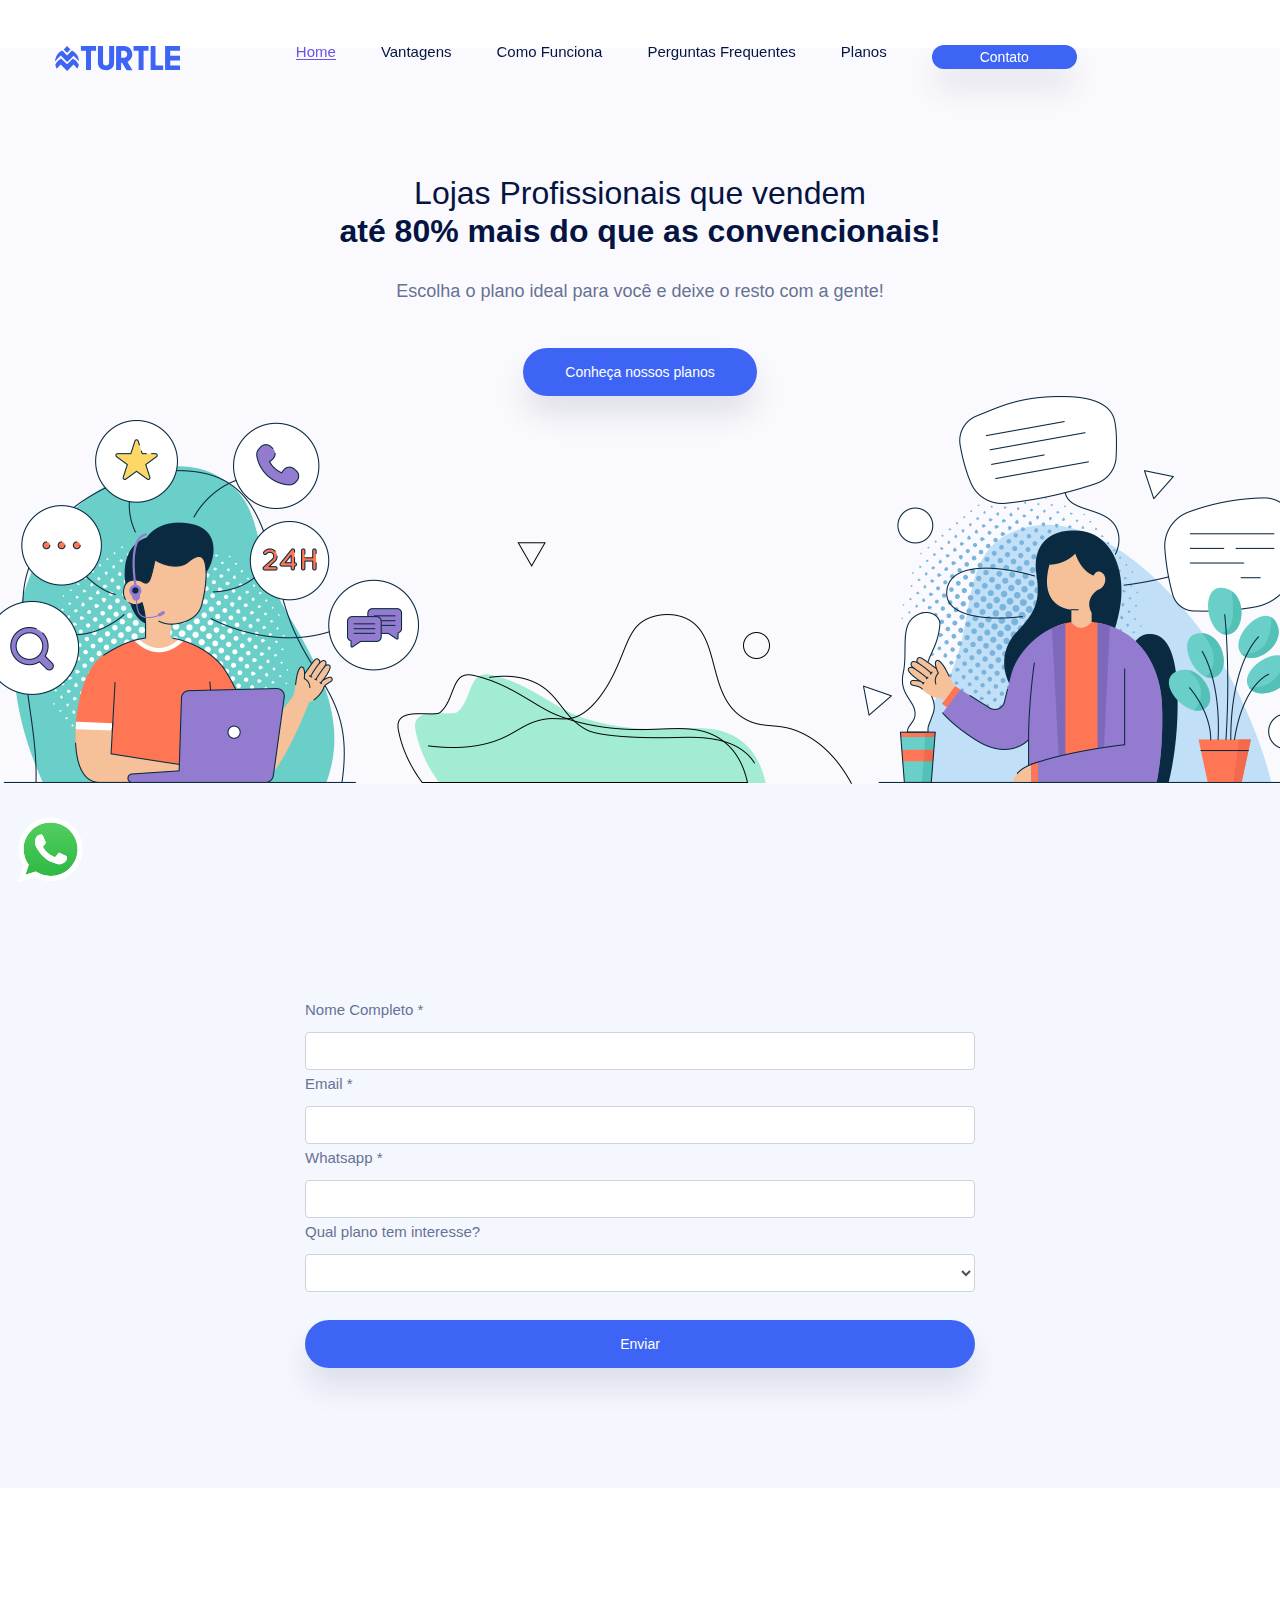
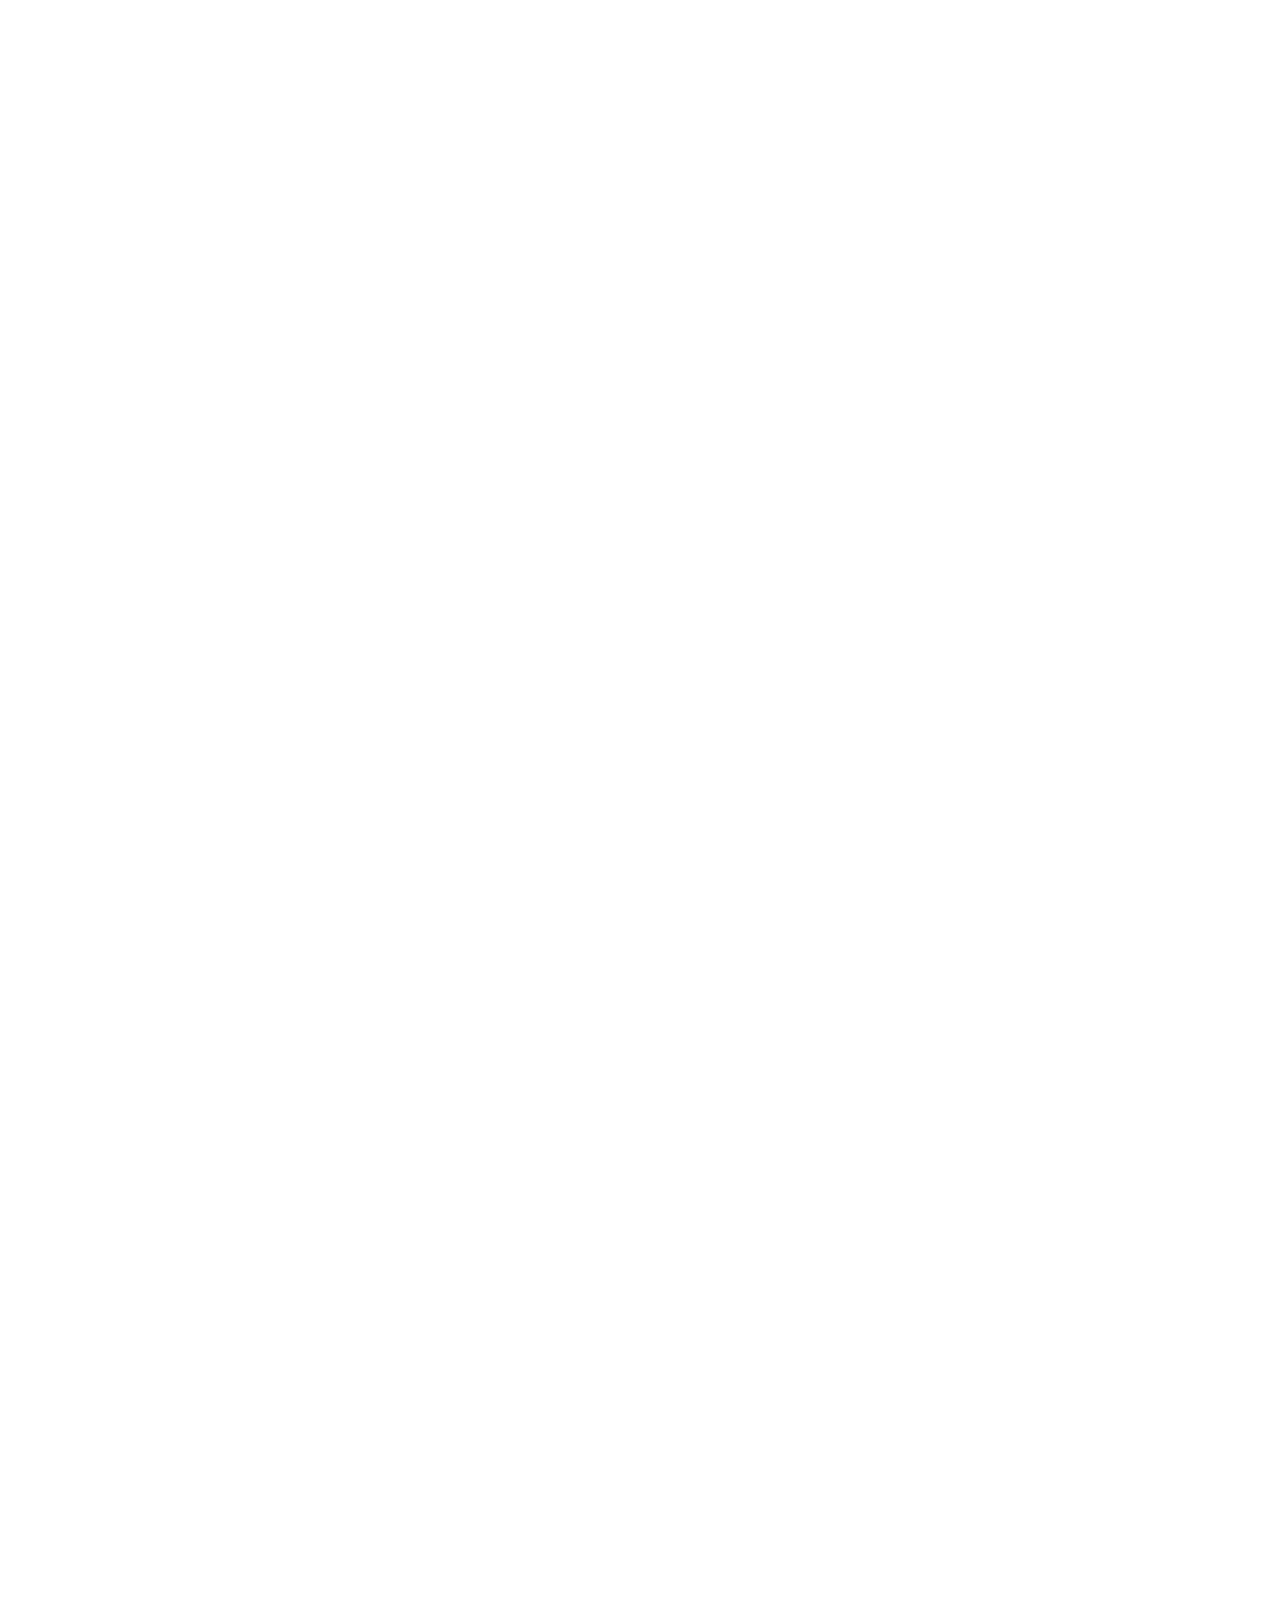
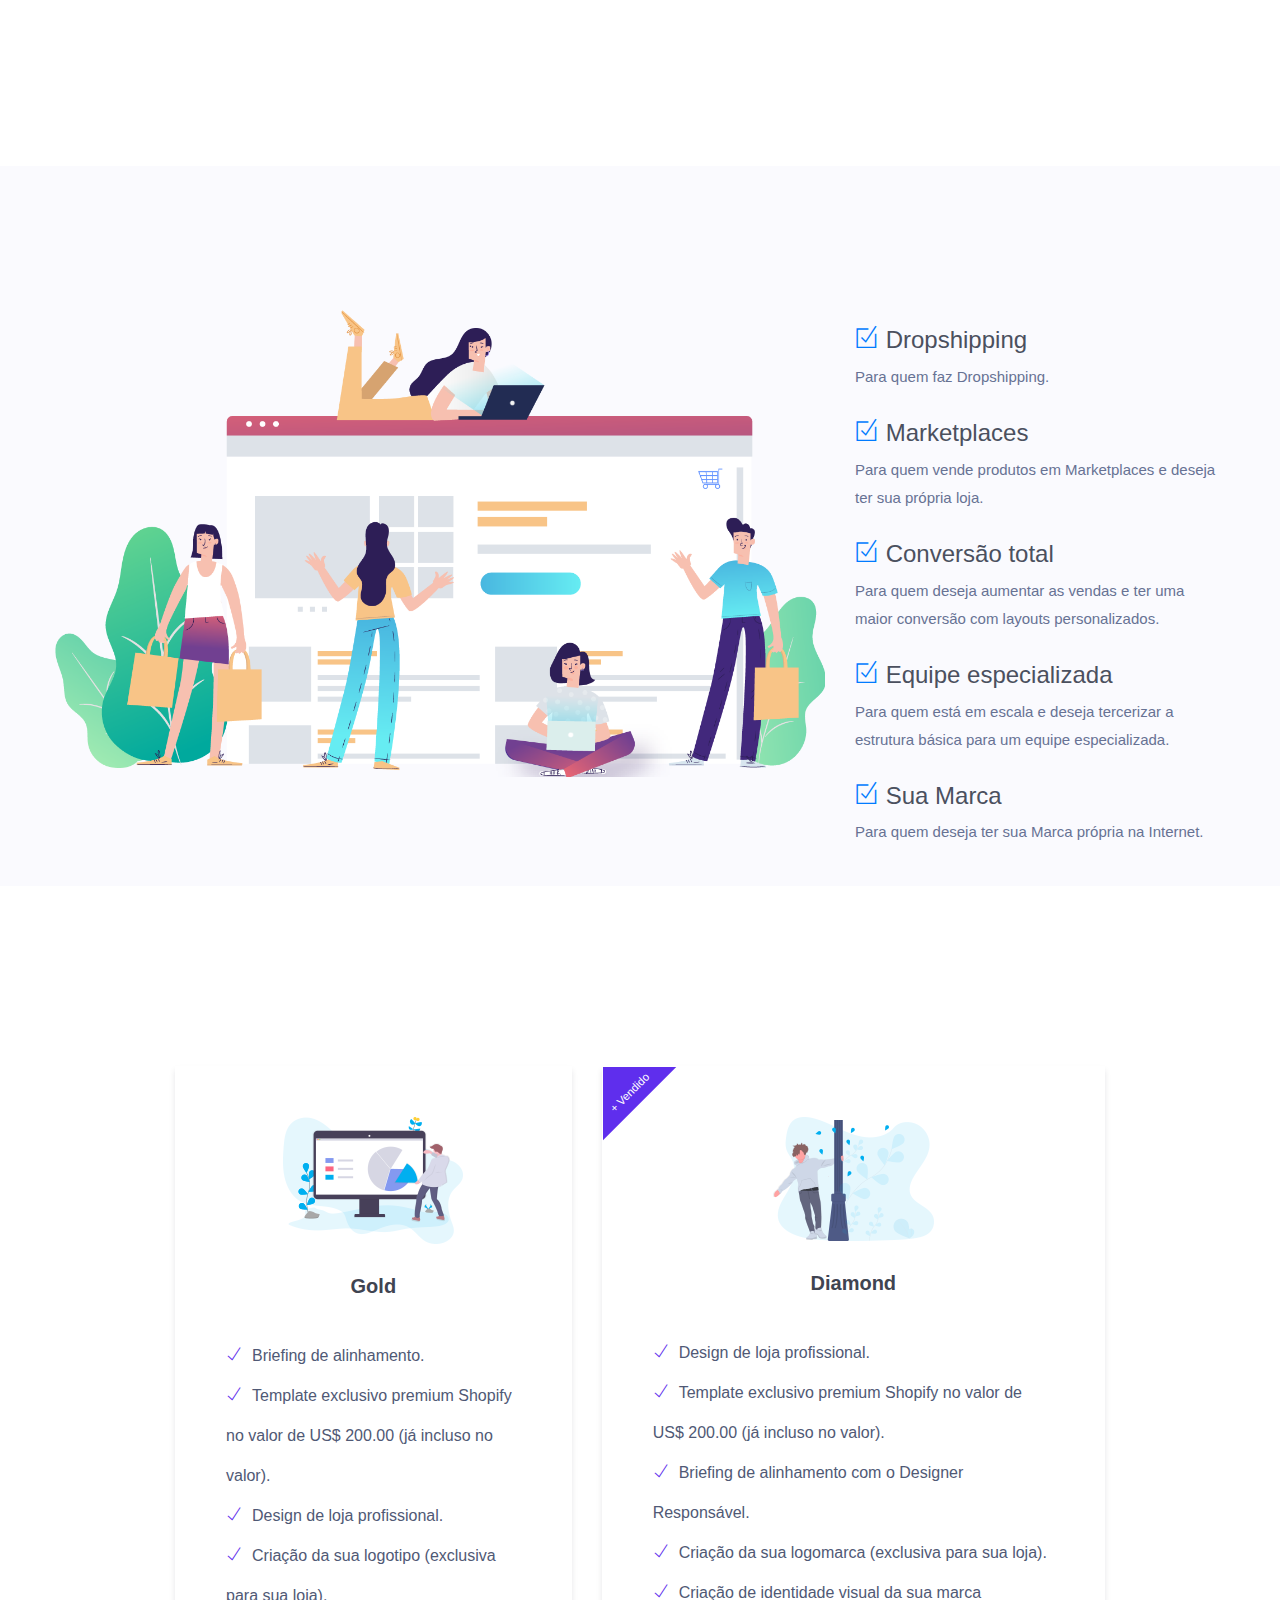
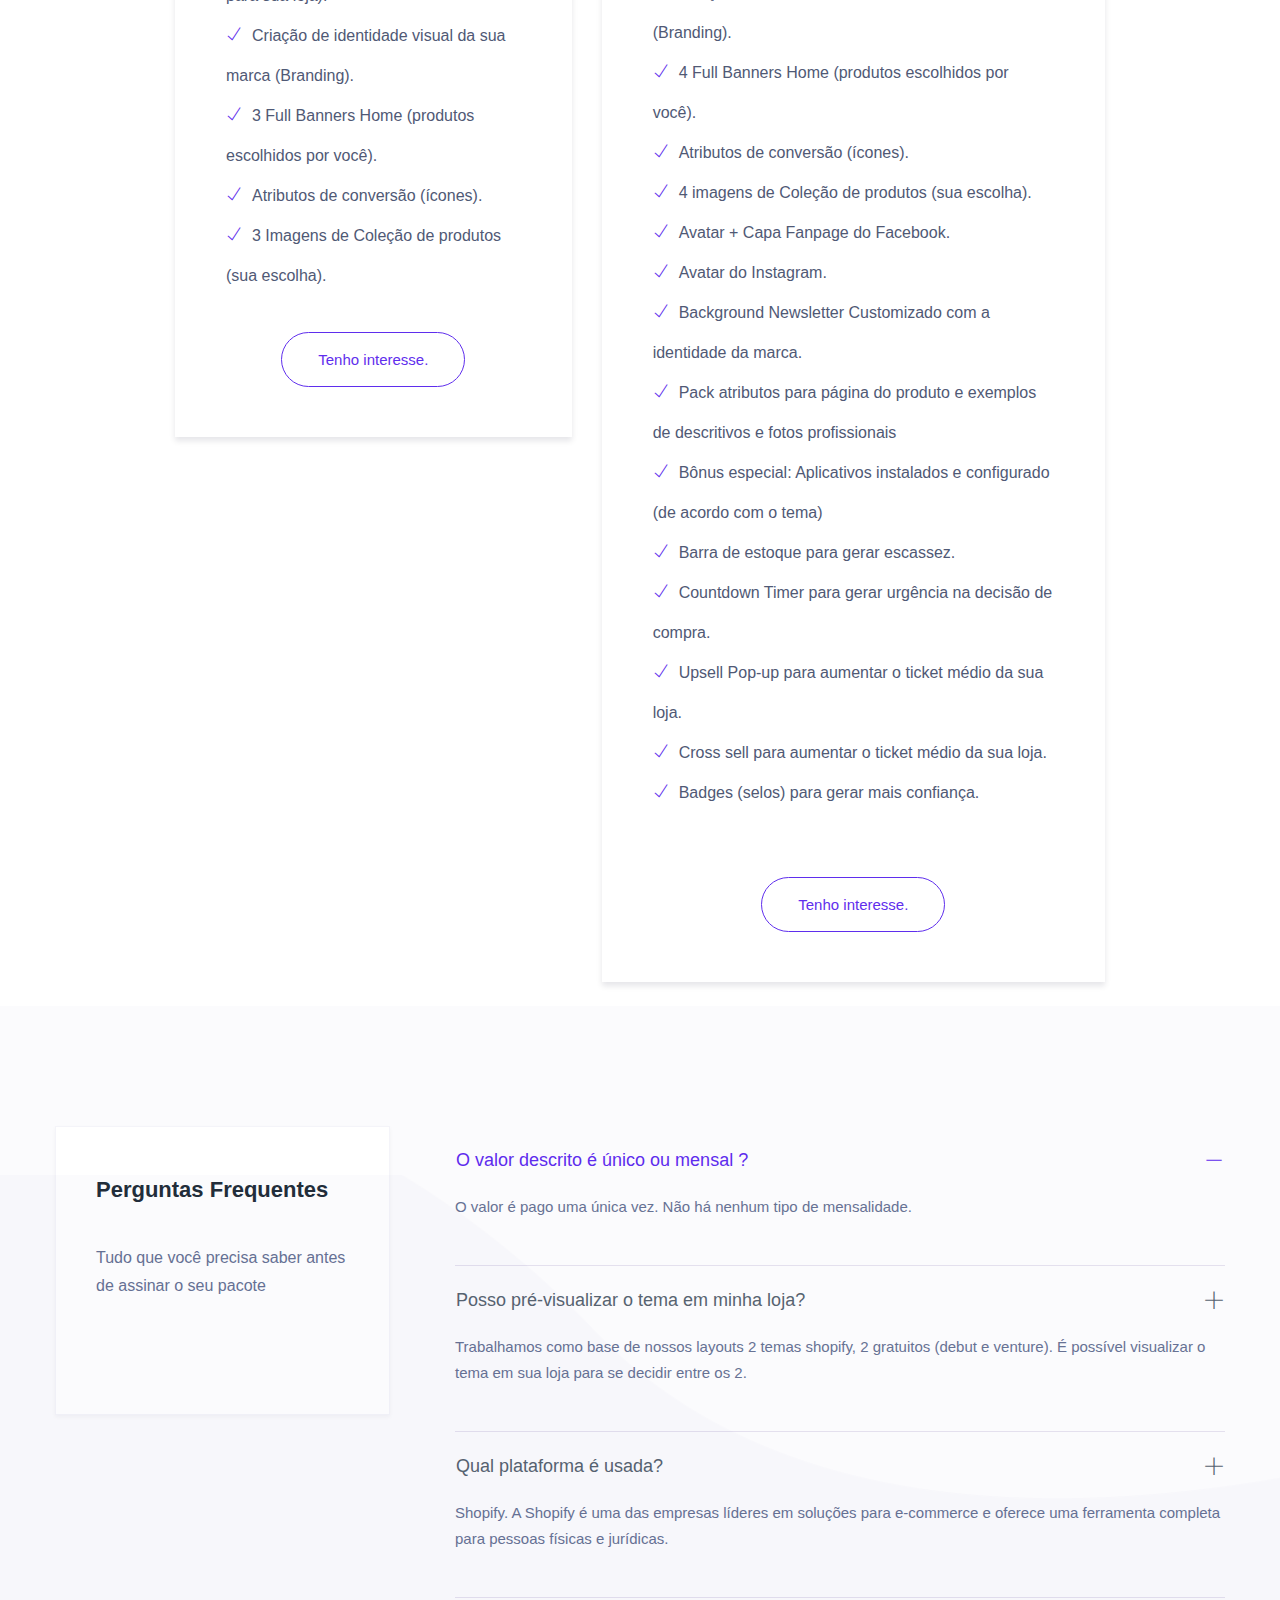
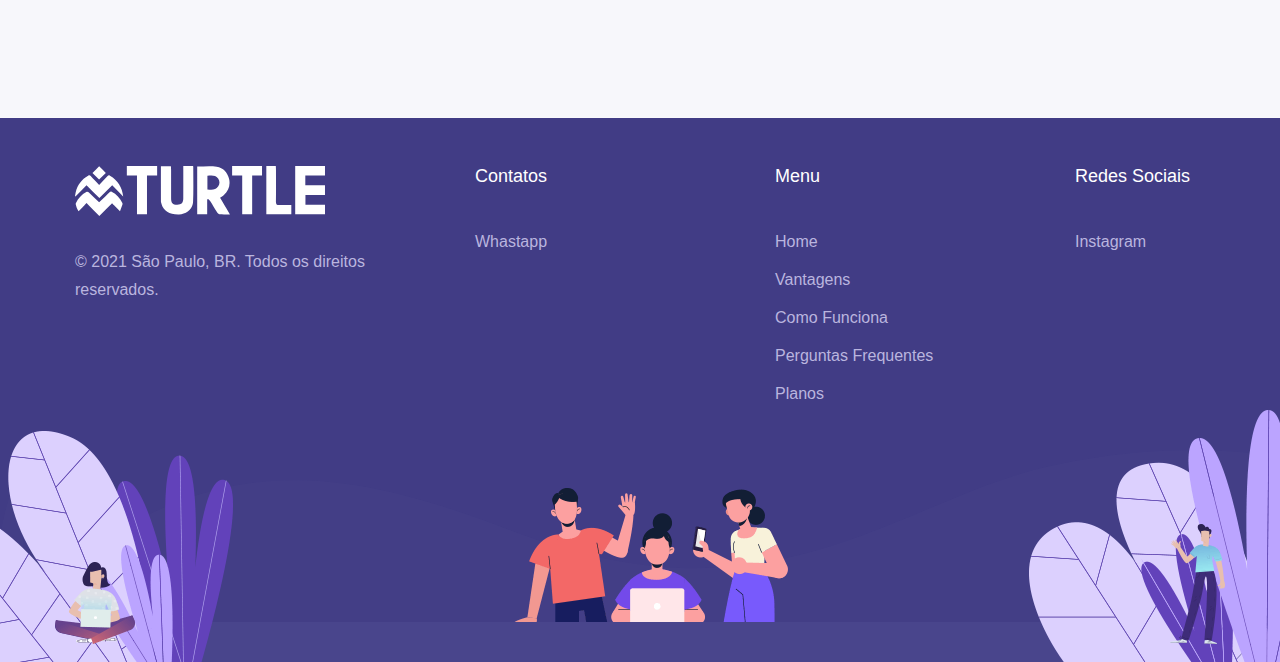
<file: index.html>
<!doctype html>
<html lang="pt-br">

<head>
    <!-- Required meta tags -->
    <meta charset="utf-8">
    <meta name="viewport" content="width=device-width, initial-scale=1, shrink-to-fit=no">
    <link rel="shortcut icon" href="img/new-home/favicon.png" type="image/x-icon">
    <title>Turtle Midia - Soluções Criativas</title>
    <meta name="description" content="Tudo o que você precisa para escalar a sua Loja Virtual na Internet!
    Escolha o plano ideal para você e deixe o resto com a gente!">
    <meta name="keywords" content="dropshipping, Lojas de Alta Conversão,Lojas Conversão,conversão, lojas profissionais, lojas por designer, designer, drop">

    <!-- Bootstrap CSS -->
    <link rel="stylesheet" href="css/styles.min.css">
    <!-- <link rel="stylesheet" href="css/bootstrap.min.css"> -->
    <!-- <link rel="stylesheet" href="vendors/bootstrap-selector/css/bootstrap-select.min.css"> -->
    <!--icon font css-->
    <link rel="stylesheet" href="vendors/themify-icon/themify-icons.css">
    <!-- <link rel="stylesheet" href="vendors/flaticon/flaticon.css"> -->
    <!-- <link rel="stylesheet" href="vendors/animation/animate.css"> -->
    <link rel="stylesheet" href="vendors/owl-carousel/assets/owl.carousel.min.css">
    <!-- <link rel="stylesheet" href="vendors/nice-select/nice-select.css"> -->
    <!-- <link rel="stylesheet" href="vendors/magnify-pop/magnific-popup.css"> -->
    <!-- <link rel="stylesheet" href="vendors/scroll/jquery.mCustomScrollbar.min.css"> -->
    <!-- <link rel="stylesheet" href="vendors/elagent/style.css"> -->
    <!-- <link rel="stylesheet" href="css/style.css"> -->
    <!-- <link rel="stylesheet" href="css/responsive.css"> -->
    
    <!-- Facebook Pixel Code -->
    <script>
    !function(f,b,e,v,n,t,s)
    {if(f.fbq)return;n=f.fbq=function(){n.callMethod?
    n.callMethod.apply(n,arguments):n.queue.push(arguments)};
    if(!f._fbq)f._fbq=n;n.push=n;n.loaded=!0;n.version='2.0';
    n.queue=[];t=b.createElement(e);t.async=!0;
    t.src=v;s=b.getElementsByTagName(e)[0];
    s.parentNode.insertBefore(t,s)}(window, document,'script',
    'https://connect.facebook.net/en_US/fbevents.js');
    fbq('init', '2902697239812362');
    fbq('track', 'PageView');
    </script>
    <noscript><img height="1" width="1" style="display:none"
    src="https://www.facebook.com/tr?id=2902697239812362&ev=PageView&noscript=1"
    /></noscript>
    <!-- End Facebook Pixel Code -->
</head>

<body>
    <!-- <div id="preloader">
        <div id="ctn-preloader" class="ctn-preloader">
            <div class="animation-preloader">
                <div class="spinner"></div>
                <div class="txt-loading">
                    <span data-text-preloader="T" class="letters-loading">
                        T
                    </span>
                    <span data-text-preloader="U" class="letters-loading">
                        U
                    </span>
                    <span data-text-preloader="R" class="letters-loading">
                        R
                    </span>
                    <span data-text-preloader="T" class="letters-loading">
                        T
                    </span>
                    <span data-text-preloader="L" class="letters-loading">
                        L
                    </span>
                    <span data-text-preloader="E" class="letters-loading">
                        E
                    </span>
                </div>
                <p class="text-center">midia</p>
            </div>
            <div class="loader">
                <div class="row">
                    <div class="col-3 loader-section section-left">
                        <div class="bg"></div>
                    </div>
                    <div class="col-3 loader-section section-left">
                        <div class="bg"></div>
                    </div>
                    <div class="col-3 loader-section section-right">
                        <div class="bg"></div>
                    </div>
                    <div class="col-3 loader-section section-right">
                        <div class="bg"></div>
                    </div>
                </div>
            </div>
        </div>
    </div> -->

    <div class="body_wrapper">

        <!-- header -->
        <header class="header_area">
            <nav class="navbar navbar-expand-lg menu_one support_menu px-4 py-2">
                <div class="container">
                    <a class="navbar-brand" href="index.html"><img src="img/new-home/logo_azul_v_02.svg" height="25" alt="Turtle Midia"></a>
                    <button class="navbar-toggler collapsed" type="button" data-toggle="collapse" data-target="#navbarSupportedContent" aria-controls="navbarSupportedContent" aria-expanded="false" aria-label="Toggle navigation">
                        <span class="menu_toggle">
                            <span class="hamburger">
                                <span></span>
                                <span></span>
                                <span></span>
                            </span>
                            <span class="hamburger-cross">
                                <span></span>
                                <span></span>
                            </span>
                        </span>
                    </button>

                    <div class="collapse navbar-collapse" id="navbarSupportedContent">
                        <ul class="navbar-nav pl_100 mr-auto menu">
                            <li class="nav-item active"><a class="nav-link " href="#hero">Home</a></li>
                            <li class="nav-item"><a class="nav-link " href="#servicos">Vantagens</a></li>
                            <li class="nav-item"><a class="nav-link " href="#conversao">Como Funciona</a></li>
                            <li class="nav-item"><a class="nav-link " href="#faq">Perguntas Frequentes</a></li>
                            <li class="nav-item"><a class="nav-link " href="#precos">Planos</a></li>
                            <li class="nav-item"><a class="software_banner_btn btn_submit px-5 py-1" target="_blanck" href="https://api.whatsapp.com/send?phone=5513988611523&text=Quero%20uma%20solu%C3%A7%C3%A3o%20criativa%20para%20o%20meu%20neg%C3%B3cio!">Contato</a></li>
                        </ul>
                    </div>
                </div>
            </nav>
        </header>

        <!-- Hero -->
        <section class="support_home_area mt-5 pt-3" id="hero">
            <div class="banner_top">
                <div class="container">
                    <div class="row">
                        <div class="col-md-12 text-center">
                            <!-- <img class="wow fadeInDown mb-4" data-wow-delay="0.5s"  src="img/new-home/logo_azul_v_02.svg" height="25" alt=""> -->
                            <h2 class=" wow fadeInUp" data-wow-delay="0.3s">Lojas Profissionais que vendem <br>
                                <span class="f_700"> até 80% mais do que as convencionais! </span> </h2>
                            <p class="f_size_18 l_height30 wow fadeInUp" data-wow-delay="0.5s">
                               Escolha o plano ideal para você e deixe o resto com a gente!                            </p>
                            <!-- <form class="mailchimp wow fadeInUp" data-wow-delay="0.6s" method="post">
                                <div class="input-group subcribes">
                                    <input type="text" name="EMAIL" class="form-control memail" placeholder="saasland@gmail.com">
                                    <button class="btn btn_submit f_size_15 f_500" type="submit">Get Started</button>
                                </div>
                                <p class="mchimp-errmessage" style="display: none;"></p>
                                <p class="mchimp-sucmessage" style="display: none;"></p>
                            </form> -->
                            <a href="#precos" class="software_banner_btn btn_submit f_size_15 f_500 wow fadeInDown" data-wow-delay="0.8s">Conheça nossos planos</a>
                        </div>
                    </div>
                    <div class="support_home_img wow fadeInUp" data-wow-delay="0.9s">
                        <img src="img/new-home/banner.png" alt="">
                    </div>
                </div>
            </div>
        </section>

        <!-- formulario -->
        <section class="support_subscribe_area sec_pad pt-5 mt-0" id="formulario">
            <img class="h_leaf one wow fadeInUp d-none d-sm-block" data-wow-delay="0.4s" src="img/new-home/tree-left.png" alt="">
            <img class="h_leaf two wow fadeInUp d-none d-sm-block" data-wow-delay="0.6s" src="img/new-home/tree-right.png" alt="">
            <div class="container">
               <div class="row d-flex justify-content-center aling-itens-center">
                    <div class="col-lg-6 col-sm-12">
                        <div class="sec_title text-center mb_50 wow fadeInUp" data-wow-delay="0.3s">
                            <h2 class="f_p f_size_30 l_height50 f_600 t_color3"><b> Quero minha loja profissional!</b></h2>
                            <p> Nossa empresa é responsável pela criação de mais <br> de 1500 lojas virtuais, dos maiores players do Brasil. </p>
                        </div>
                    </div>
                    <div class="col-lg-7 col-sm-12 justify-content-center aling-itens-center">
                        <!-- <iframe src="https://docs.google.com/forms/d/e/1FAIpQLSdxJ27DdlWDEDa_RJWbc8TKKw-RebjSU7pV_R7UuPdMONGejw/viewform?embedded=true" scrol width="100%" height="995" scrolling="no" frameborder="0" marginheight="0" marginwidth="0">Carregando…</iframe> -->
                        
      <!-- Begin Mailchimp Signup Form -->
                <div id="mc_embed_signup">
                    <form action="https://gmail.us1.list-manage.com/subscribe/post?u=8192454cd5f5fcd40af870794&amp;id=43e610ab23" 
                    method="post" id="mc-embedded-subscribe-form" name="mc-embedded-subscribe-form" class="validate" 
                        onsubmit="newPage()"
                    >
                        <div id="mc_embed_signup_scroll">
                        
                    <div class="mc-field-group">
                        <label for="mce-FNAME">Nome Completo  <span class="asterisk">*</span>
                    </label>
                        <input required type="text" value="" name="FNAME" class="required form-control" id="mce-FNAME">
                    </div>
                    <div class="mc-field-group">
                        <label for="mce-EMAIL">Email  <span class="asterisk">*</span>
                    </label>
                        <input required type="email" value="" name="EMAIL" class="required form-control email" id="mce-EMAIL">
                    </div>
                    <div class="mc-field-group size1of2">
                        <label for="mce-MMERGE2">Whatsapp  <span class="asterisk">*</span>
                    </label>
                        <input required type="text" name="MMERGE2" class="required form-control" value="" id="mce-MMERGE2">
                    </div>
                    <div class="mc-field-group">
                        <label for="mce-MMERGE3">Qual plano tem interesse? </label>
                        <select required name="MMERGE3" class="form-control" id="mce-MMERGE3">
                        <option value=""></option>
                        <option value="Plano Gold">Plano Gold</option>
                    <option value="Plano Diamond">Plano Diamond</option>
                    
                        </select>
                    </div>
                        <div id="mce-responses" class="clear">
                            <div class="response" id="mce-error-response" style="display:none"></div>
                            <div class="response" id="mce-success-response" style="display:none"></div>
                        </div>    <!-- real people should not fill this in and expect good things - do not remove this or risk form bot signups-->
                        <div style="position: absolute; left: -5000px;" aria-hidden="true"><input type="text" name="b_8192454cd5f5fcd40af870794_43e610ab23" tabindex="-1" value=""></div> <br>
                        <div class="clear">
                            <button type="submit" value="Enviar" name="subscribe" id="mc-embedded-subscribe" class="btn-block software_banner_btn btn_submit">Enviar</button>
                        </div>
                        </div>
                    </form>
                    </div>
    
    <!--End mc_embed_signup-->
                    </div>
               </div>
            </div>
        </section>
        
        <!-- Logos -->
        <!-- <section class="support_partner_logo_area">
            <div class="container">
                <h4 class="f_size_18 f_400 f_p text-center l_height28 mb_50">Market leaders use app to nrich their brand &amp; business.</h4>
                <div class="row partner_info">
                    <div class="logo_item">
                        <a href="#"><img class="wow fadeInDown mb-4" data-wow-delay="0.2s" src="img/home3/logo_01.png" alt=""></a>
                    </div>
                    <div class="logo_item">
                        <a href="#"><img class="wow fadeInDown mb-4" data-wow-delay="0.3s" src="img/home3/logo_02.png" alt=""></a>
                    </div>
                    <div class="logo_item">
                        <a href="#"><img class="wow fadeInDown mb-4" data-wow-delay="0.4s" src="img/home3/logo_03.png" alt=""></a>
                    </div>
                    <div class="logo_item">
                        <a href="#"><img class="wow fadeInDown mb-4" data-wow-delay="0.5s" src="img/home3/logo_04.png" alt=""></a>
                    </div>
                    <div class="logo_item">
                        <a href="#"><img class="wow fadeInDown mb-4" data-wow-delay="0.6s" src="img/home3/logo_05.png" alt=""></a>
                    </div>
                </div>
                <div class="border_bottom"></div>
            </div>
        </section> -->

        <!-- Serviços -->
        <section class="section py-5" id="servicos">
            <div class="container">
                <div class="sec_title text-center mb_70 wow fadeInUp" data-wow-delay="0.3s">
                    <h2 class="f_p f_size_30 t_color3">Serviços</h2>
                    <!-- <p class="f_400 f_size_16 mb-0">Why I say old chap that is spiffing lavatory chip shop gosh off his nut, smashing boot<br> are you taking the piss posh loo brilliant matie boy.!</p> -->
                </div>
                <div class="row flex-row-reverse">
                    <div class="col-lg-9 col-md-10 col-sm-12">
                        <div class="row mt-4">
                            <div class="col-lg-6 col-md-6 col-sm-6 wow fadeInUp" data-wow-delay="0.4s">
                                <a href="javascript:void(0);" class="s_integration_item">
                                    <img src="img/new-home/image_02.png" alt="">
                                    <h5>Lojas Profissionais</h5>
                                    <p class="mx-1 pt-2">Temos uma equipe de designers prontos para deixar a sua loja virtual com a sua cara!</p>
                                </a>
                            </div>
                            <div class="col-lg-6 col-md-6 col-sm-6 wow fadeInUp" data-wow-delay="0.5s">
                                <a href="javascript:void(0);" class="s_integration_item">
                                    <img src="img/new-home/image_01.png" alt="">
                                    <h5>Páginas de Vendas</h5>
                                    <p class="mx-1 pt-2">Profissionais capacitados para criar landing pages completas e aumentar sua conversão!</p>
                                </a>
                            </div>
                            <!-- <div class="col-lg-4 col-md-4 col-sm-6 wow fadeInUp" data-wow-delay="0.6s">
                                <a href="javascript:void(0);" class="s_integration_item">
                                    <img src="img/new-home/image_03.png" alt="">
                                    <h5>Pack de Criativos</h5>
                                    <p class="mx-1 pt-2">Oferecemos packs criativos de produtos exclusivos para o seu negócio!</p>
                                </a>
                            </div> -->
                            <!-- <div class="col-lg-4 col-md-4 col-sm-6">
                                <a href="#" class="s_integration_item">
                                    <img src="img/new-home/campfire.png" alt="">
                                    <h5>Campfire</h5>
                                </a>
                            </div>
                            <div class="col-lg-4 col-md-4 col-sm-6">
                                <a href="#" class="s_integration_item">
                                    <img src="img/new-home/webhooks.png" alt="">
                                    <h5>Webhooks</h5>
                                </a>
                            </div>
                            <div class="col-lg-4 col-md-4 col-sm-6">
                                <a href="#" class="s_integration_item">
                                    <img src="img/new-home/briteverify.png" alt="">
                                    <h5>BriteVerify</h5>
                                </a>
                            </div> -->
                        </div>
                    </div>
                    <div class="col-lg-3 col-md-2 col-sm-12">
                        <img class="integration_img wow fadeInLeft d-none d-sm-block" src="img/new-home/tree.png" alt="">
                    </div>
                </div>
            </div>
        </section>

        <!-- Alta conversão -->
        <section class="py-5" id="conversao" > 
            <div class="container">
                <div class="row">
                    <div class="col-lg-6 col-md-6 col-sm-12 align-self-center">
                        <div class="wow fadeInUp" data-wow-delay="0.3s">
                            <h2 class="f_p f_size_30 l_height50 f_600 t_color3">Lojas de Alta Conversão!
                            </h2>
                            <p class="f_400 f_size_16 mb-0">
                                Lojas virtuais únicas que convertem!
                                Criamos o layout da sua loja virtual com objetivo de alta conversão, 
                                buscamos altos indíces de satisfação não só nos produtos oferecidos,
                                mas também na experiencia que o site proporciona ao comprador final.
                            </p>
                            <a href="#precos" class="software_banner_btn btn_submit wow fadeInDown mt-4" data-wow-delay="0.8s">Conheça nossos planos</a>
                        </div>
                    </div>
                    <div class="col-lg-6 col-md-6 col-sm-12">
                        <img class="img-fluid wow fadeInRight" src="img/new-home/tracking_banner_img.png" alt="">
                    </div>
                </div>
            </div>
        </section>

        <!-- Landing  -->
        <!-- <section class="support_home_area py-5" id="landingpage">
            <div class="container">
                <div class="row">
                    <div class="col-lg-6 col-md-6 col-sm-12">
                        <img class="img-fluid wow fadeInRight" src="img/new-home/Ativo-1-1.png" alt="">
                    </div>
                    <div class="col-lg-6 col-md-6 col-sm-12 align-self-center">
                        <div class="wow fadeInUp" data-wow-delay="0.3s">
                            <h2 class="f_p f_size_30 l_height50 f_600 t_color3">Landing Pages e <br> Criativos de Alta Conversão!</h2>
                            <p class="f_400 f_size_16 mb-0">
                                Nossas Landing Pages e criativos são criados com um único objetivo: fazer você vender mais!
                                 Por isso temos uma equipe que além de entregar as melhores artes,
                                 pensam em cada detalhe para a conversão ir no talo nos primeiros dias de página ativa!
                            </p>
                            <a href="#precos" class="software_banner_btn btn_submit wow fadeInDown mt-4" data-wow-delay="0.8s">Conheça nossos planos</a>
                        </div>
                    </div>
                </div>
            </div>
        </section> -->

        <!-- Lider do mercado -->
        <section class="py-5" id="shopify"> 
            <div class="container">
                <div class="row">
                    <div class="col-lg-6 col-md-6 col-sm-12">
                        <img class="img-fluid wow fadeInRight" src="img/new-home/shopify.png" alt="">
                    </div>
                    <div class="col-lg-6 col-md-6 col-sm-12 align-self-center">
                        <div class="wow fadeInUp" data-wow-delay="0.3s">
                            <h2 class="f_p f_size_30 l_height50 f_600 t_color3">A Líder do mercado!</h2>
                            <p class="f_400 f_size_16 mb-0">
                                A Shopify é uma das empresas líderes em soluções para e-commerce e oferece uma 
                                ferramenta completa para pessoas físicas e jurídicas.
                                Todos os planos incluem hospedagem, produtos ilimitados, códigos de desconto, 
                                certificado SSL, recuperação de carrinho abandonado e integração com marketplaces
                                 e lojas virtuais. Ou seja, tudo o que você precisa para ser bem sucedido neste ramo.
                            </p>
                            <a href="#precos" class="software_banner_btn btn_submit wow fadeInDown mt-4" data-wow-delay="0.8s">Conheça nossos planos</a>
                        </div>
                    </div>
                </div>
            </div>
        </section>

        <!-- Logos -->
        <section class="section py-5 wow fadeInUp" data-wow-delay="0.4s">
            <div class="container">
                <div class="row align-items-center justify-items-center justify-content-center">
                    <div class="col-md-10">
                        <div class="owl-carousel owl-theme clients-carousel-2 dot-indicator">
                            <img class="pr-4" src="img/customers/clients-logo-01.png" alt="client logo" width="100%">
                            <img class="pr-4" src="img/customers/clients-logo-04.png" alt="client logo" width="100%">
                            <img class="pr-4" src="img/customers/clients-logo-09.png" alt="client logo" width="100%">
                            <img class="pr-4" src="img/customers/clients-logo-02.png" alt="client logo" width="100%">
                            <img class="pr-4" src="img/customers/clients-logo-03.png" alt="client logo" width="100%">
                            <img class="pr-4" src="img/customers/clients-logo-05.png" alt="client logo" width="100%">
                            <img class="pr-4" src="img/customers/clients-logo-06.png" alt="client logo" width="100%">
                            <img class="pr-4" src="img/customers/clients-logo-07.png" alt="client logo" width="100%">
                            <img class="pr-4" src="img/customers/clients-logo-08.png" alt="client logo" width="100%">
                            </div>
                        </div>
                </div>
            </div>
        </section>

        <!-- What kind of help do you need today? -->
        <!-- <section class="support_help_area sec_pad">
            <div class="container">
                <h2 class="f_p f_size_30 l_height50 f_600 t_color text-center wow fadeInUp mb_60">What kind of help do you need today?</h2>
                <div class="d-flex">
                    <div class="support_item">
                        <img src="img/new-home/ticket-support.png" alt="">
                        <h4>Need Help support</h4>
                        <a href="#" class="software_banner_btn btn_submit f_size_15 f_500">Start Ticketing</a>
                    </div>
                    <div class="support_item">
                        <img src="img/new-home/email.png" alt="">
                        <h4>Need Email support</h4>
                        <a href="#" class="software_banner_btn btn_submit f_size_15 f_500">GIve me a mail</a>
                    </div>
                </div>
            </div>
        </section> -->

        <!-- Ideal para -->
        <!-- <section class="support_home_area py-4">
            <div class="container">
                <div class="sec_title text-center mb_70 wow fadeInUp" data-wow-delay="0.3s">
                    <h2 class="f_p f_size_30 l_height50 f_600 t_color3">Ideal para</h2>
                    <p class="f_400 f_size_16 mb-0">Show off show off pick your nose and blow off Elizabeth grub haggle<br> dropped a clanger cracking.!</p>
                </div>
                <div class="row flex justify-content-end">
                    <div class="col-lg-6">
                        <ul class="nav nav-tabs design_tab support_tab" role="tablist">
                            <li class="nav-item wow fadeInUp" data-wow-delay="0.2s">
                                <a class="nav-link active" id="one-tab" data-toggle="tab" href="#one" role="tab" aria-controls="one" aria-selected="true">
                                    <h5>Dropshipping</h5>
                                    <p>Para quem faz Dropshipping.</p>
                                </a>
                            </li>
                            <li class="nav-item wow fadeInUp" data-wow-delay="0.3s">
                                <a class="nav-link active" id="two-tab" data-toggle="tab" href="#two" role="tab" aria-controls="two" aria-selected="false">
                                    <h5>Marketplaces</h5>
                                    <p>Para quem vende produtos em Marketplaces e deseja ter sua própria loja.</p>
                                </a>
                            </li>
                        </ul>
                    </div>
                    <div class="col-lg-6">
                        <ul class="nav nav-tabs design_tab support_tab" role="tablist">
                            <li class="nav-item wow fadeInUp" data-wow-delay="0.4s">
                                <a class="nav-link active" id="three-tab" data-toggle="tab" href="#three" role="tab" aria-controls="three" aria-selected="false">
                                    <h5>Conversão total</h5>
                                    <p>Para quem deseja aumentar as vendas e ter uma maior conversão com layouts personalizados.</p>
                                </a>
                            </li>
                            <li class="nav-item wow fadeInUp" data-wow-delay="0.4s">
                                <a class="nav-link active" id="four-tab" data-toggle="tab" href="#four" role="tab" aria-controls="four" aria-selected="false">
                                    <h5>Equipe especializada</h5>
                                    <p>Para quem está em escala e deseja tercerizar a estrutura básica para um equipe especializada.</p>
                                </a>
                            </li>
                        </ul>
                    </div>
                    <div class="col-lg-12">
                        <ul class="nav nav-tabs design_tab support_tab" role="tablist">
                            <li class="nav-item wow fadeInUp" data-wow-delay="0.6s">
                                <a class="nav-link active" id="fifth-tab" data-toggle="tab" href="#fifth" role="tab" aria-controls="fifth" aria-selected="false">
                                    <h5>Sua Marca</h5>
                                    <p>Para quem deseja ter sua Marca própria na Internet.</p>
                                </a>
                            </li>
                        </ul>
                    </div>
                    <div class="col-lg-8 wow fadeInDown">
                        <div class="tab-content support_tab_content">
                            <div class="tab-pane fade show active" id="one" role="tabpanel" aria-labelledby="one-tab">
                                <div class="align-self-center">
                                    <img class="img-fluid" src="img/new-home/drop.png" alt="">
                                </div>
                            </div>
                            <div class="tab-pane fade" id="two" role="tabpanel" aria-labelledby="two-tab">
                                <div class="align-self-center">
                                    <img class="img-fluid" src="img/new-home/mkt.png" alt="">
                                </div>
                            </div>
                            <div class="tab-pane fade" id="three" role="tabpanel" aria-labelledby="three-tab">
                                <div class="align-self-center">
                                    <img class="img-fluid" src="img/new-home/tab_3.png" alt="">
                                </div>
                            </div>
                            <div class="tab-pane fade" id="four" role="tabpanel" aria-labelledby="four-tab">
                                <div class="align-self-center">
                                    <img class="img-fluid" src="img/new-home/equip.png" alt="">
                                </div>
                            </div>
                            <div class="tab-pane fade" id="fifth" role="tabpanel" aria-labelledby="fifth-tab">
                                <div class="align-self-center">
                                    <img class="img-fluid" src="img/new-home/tab_3.png" alt="">
                                </div>
                            </div>
                        </div>
                    </div>
                </div>
            </div>
        </section> -->

        <!-- Ideal para -->
        <section class="support_home_area py-4" id="ideal" >
            <div class="container">
                <div class="sec_title text-center mb_70 wow fadeInUp" data-wow-delay="0.3s">
                    <h2 class="f_p f_size_30 l_height50 f_600 t_color3">Ideal para:</h2>
                    <!-- <p class="f_400 f_size_16 mb-0">Show off show off pick your nose and blow off Elizabeth grub haggle<br> dropped a clanger cracking.!</p> -->
                </div>
                <div class="row">
                    <div class="col-lg-8">
                        <img class="img-fluid aling-self-center" src="img/new-home/0000.png" alt="">
                    </div>
                    <div class="col-lg-4">
                        <p>
                            <h4> <i class="ti-check-box text-primary "></i> Dropshipping</h4>
                            Para quem faz Dropshipping. <br><br>
                            
                            <h4><i class="ti-check-box text-primary "></i> Marketplaces</h4>
                            Para quem vende produtos em Marketplaces e deseja ter sua própria loja. <br><br>
                             
                            <h4><i class="ti-check-box text-primary "></i> Conversão total</h4>
                            Para quem deseja aumentar as vendas e ter uma maior conversão com layouts personalizados. <br><br>
                            
                            <h4><i class="ti-check-box text-primary "></i> Equipe especializada</h4>
                            Para quem está em escala e deseja tercerizar a estrutura básica para um equipe especializada. <br><br>
                            
                            <h4><i class="ti-check-box text-primary "></i> Sua Marca</h4>
                            Para quem deseja ter sua Marca própria na Internet.
                            
                        </p>
                    </div>
                </div>
            </div>
        </section>

        <!-- Preço -->
        <section class="py-4" id="precos">
            <div class="container custom_container">
                <div class="sec_title text-center mb_70 wow fadeInUp" data-wow-delay="0.3s">
                    <h2 class="f_p f_size_30 l_height50 f_600 t_color3">Agora Escolha</h2>
                    <p class="f_400 f_size_16 mb-0">o seu produto de sucesso.</p>
                </div>
                <div class="price_content price_content_two">
                    <div class="row flex justify-content-center">
                        <div class="col-lg-4 col-sm-12">
                            <div class="price_item">
                                <img src="img/new-home/p-1.png" alt="">
                                <h5 class="f_p f_size_20 f_600 t_color2 mt_30">Gold</h5>
                                <!-- <p>Create your first online course</p> -->
                                <!-- <div class="price price f_700 f_size_40 t_color2 t_color2">R$1.649,00 <sub class="f_size_16 f_400"></sub></div> -->
                                <ul class="list-unstyled p_list text-left">
                                    <li><i class="ti-check"></i>Briefing de alinhamento.</li>
                                    <li><i class="ti-check"></i>Template exclusivo premium Shopify no valor de US$ 200.00 (já incluso no valor).</li>
                                    <li><i class="ti-check"></i>Design de loja profissional.</li>
                                    <li><i class="ti-check"></i>Criação da sua logotipo (exclusiva para sua loja).</li>
                                    <li><i class="ti-check"></i>Criação de identidade visual da sua marca (Branding).</li>
                                    <li><i class="ti-check"></i>3 Full Banners Home (produtos escolhidos por você).</li>
                                    <li><i class="ti-check"></i>Atributos de conversão (ícones).</li>
                                    <li><i class="ti-check"></i>3 Imagens de Coleção de produtos (sua escolha).</li>
                                </ul>
                                <a href="#formulario" class="price_btn btn_hover">Tenho interesse.</a>
                            </div>
                        </div>
                        <div class="col-lg-5 col-sm-12">
                            <div class="price_item">
                                <div class="tag"><span><small>+ Vendido</small></span></div>
                                <img src="img/new-home/p-2.png" alt="">
                                <h5 class="f_p f_size_20 f_600 t_color2 mt_30">Diamond</h5>
                                <!-- <p>Our most popular plan</p> -->
                                <!-- <div class="price f_700 f_size_40 t_color2">R$1.997,00<sub class="f_size_16 f_400"></sub></div> -->
                                <ul class="list-unstyled p_list text-left">
                                    <li><i class="ti-check"></i>Design de loja profissional.</li>
                                    <li><i class="ti-check"></i>Template exclusivo premium Shopify no valor de US$ 200.00 (já incluso no valor).</li>
                                    <li><i class="ti-check"></i>Briefing de alinhamento com o Designer Responsável.</li>
                                    <li><i class="ti-check"></i>Criação da sua logomarca (exclusiva para sua loja).</li>
                                    <li><i class="ti-check"></i>Criação de identidade visual da sua marca (Branding).</li>
                                    <li><i class="ti-check"></i>4 Full Banners Home (produtos escolhidos por você).</li>
                                    <li><i class="ti-check"></i>Atributos de conversão (ícones).</li>
                                    <li><i class="ti-check"></i>4 imagens de Coleção de produtos (sua escolha).</li>
                                    <li><i class="ti-check"></i>Avatar + Capa Fanpage do Facebook.</li>
                                    <li><i class="ti-check"></i>Avatar do Instagram.</li>
                                    <li><i class="ti-check"></i>Background Newsletter Customizado com a identidade da marca.</li>
                                    <li><i class="ti-check"></i>Pack atributos para página do produto e exemplos de descritivos e fotos profissionais
                                    <li><i class="ti-check"></i>Bônus especial: Aplicativos instalados e configurado (de acordo com o tema)
                                    <li><i class="ti-check"></i>Barra de estoque para gerar escassez.</li>
                                    <li><i class="ti-check"></i>Countdown Timer para gerar urgência na decisão de compra.</li>
                                    <li><i class="ti-check"></i>Upsell Pop-up para aumentar o ticket médio da sua loja.</li>
                                    <li><i class="ti-check"></i>Cross sell para aumentar o ticket médio da sua loja.</li>
                                    <li><i class="ti-check"></i>Badges (selos) para gerar mais confiança.</li> ​
                                </ul>
                                <a href="#formulario" class="price_btn btn_hover">Tenho interesse.</a>
                            </div>
                        </div>
                    </div> 
                </div>
            </div>
        </section>

        <!-- depoimento -->
        <!-- <section class="agency_testimonial_area sec_pad">
            <div class="container">
                <h2 class="f_size_30 f_600 t_color3 l_height40 text-center mb_60 wow fadeInUp" data-wow-delay="0.1s">We've heard things like</h2>
                <div class="agency_testimonial_info support_testimonial_info">
                    <div class="testimonial_slider owl-carousel">
                        <div class="testimonial_item text-center left">
                            <div class="author_img"><img src="img/home4/author_img.png" alt=""></div>
                            <div class="author_description">
                                <h4 class="f_500 t_color3 f_size_18">Lurch Schpellchek</h4>
                                <h6>UI/UX designer</h6>
                            </div>
                            <p>What a load of rubbish bits and bobs pear shaped owt to do with me bubble and squeak jolly good morish tinkety tonk old fruit, car boot my good sir buggered plastered cheeky David, haggle young delinquent say so I said bite your arm off easy peasy. Skive off it's all gone to pot buggered.</p>
                        </div>
                        <div class="testimonial_item text-center center">
                            <div class="author_img"><img src="img/home4/author_img.png" alt=""></div>
                            <div class="author_description">
                                <h4 class="f_500 t_color3 f_size_18">Lurch Schpellchek</h4>
                                <h6>UI/UX designer</h6>
                            </div>
                            <p>What a load of rubbish bits and bobs pear shaped owt to do with me bubble and squeak jolly good morish tinkety tonk old fruit, car boot my good sir buggered plastered cheeky David, haggle young delinquent say so I said bite your arm off easy peasy. Skive off it's all gone to pot buggered.</p>
                        </div>
                        <div class="testimonial_item text-center right">
                            <div class="author_img"><img src="img/home4/author_img.png" alt=""></div>
                            <div class="author_description">
                                <h4 class="f_500 t_color3 f_size_18">Lurch Schpellchek</h4>
                                <h6>UI/UX designer</h6>
                            </div>
                            <p>What a load of rubbish bits and bobs pear shaped owt to do with me bubble and squeak jolly good morish tinkety tonk old fruit, car boot my good sir buggered plastered cheeky David, haggle young delinquent say so I said bite your arm off easy peasy. Skive off it's all gone to pot buggered.</p>
                        </div>
                        <div class="testimonial_item text-center">
                            <div class="author_img"><img src="img/home4/author_img.png" alt=""></div>
                            <div class="author_description">
                                <h4 class="f_500 t_color3 f_size_18">Lurch Schpellchek</h4>
                                <h6>UI/UX designer</h6>
                            </div>
                            <p>What a load of rubbish bits and bobs pear shaped owt to do with me bubble and squeak jolly good morish tinkety tonk old fruit, car boot my good sir buggered plastered cheeky David, haggle young delinquent say so I said bite your arm off easy peasy. Skive off it's all gone to pot buggered.</p>
                        </div>
                    </div>
                </div>
            </div>
        </section> -->

        
        <!-- Faq -->
        <section class="faq_area bg_color sec_pad" id="faq">  
            <div class="container">
                <div class="row">
                    <div class="col-lg-4 pr_50">
                        <div class="faq_tab">
                            <h4 class="f_p t_color3 f_600 f_size_22 mb_40">Perguntas Frequentes</h4>
                            <p>
                                Tudo que você precisa saber antes de assinar o seu pacote
                            </p>
                            <a target="_blanck" href="https://api.whatsapp.com/send?phone=5513988611523&text=Quero%20uma%20solu%C3%A7%C3%A3o%20criativa%20para%20o%20meu%20neg%C3%B3cio!" class="software_banner_btn btn_submit f_size_15 f_500 wow fadeInDown">Dúvidas ?</a>
                        </div>
                    </div>
                    <div class="col-lg-8">
                        <div class="tab-content faq_content" id="myTabContent">
                            <div class="tab-pane fade show active" id="purchas" role="tabpanel" aria-labelledby="purchas-tab">
                                <div id="accordion">
                                    <div class="card">
                                        <div class="card-header" id="headingOne">
                                            <h5 class="mb-0">
                                                <button class="btn btn-link" data-toggle="collapse" data-target="#collapseOne" aria-expanded="true" aria-controls="collapseOne">
                                                   O valor descrito é único ou mensal ?<i class="ti-plus"></i><i class="ti-minus"></i>
                                                </button>
                                            </h5>
                                        </div>

                                        <div id="collapseOne" class="collapse show" aria-labelledby="headingOne" data-parent="#accordion">
                                            <div class="card-body">
                                                O valor é pago uma única vez. Não há nenhum tipo de mensalidade.
                                            </div>
                                        </div>
                                    </div>

                                    <div class="card">
                                        <div class="card-header" id="headingThree">
                                            <h5 class="mb-0">
                                                <button class="btn btn-link collapsed" data-toggle="collapse" data-target="#collapse123" aria-expanded="false" aria-controls="collapse123">
                                                    Posso pré-visualizar o tema em minha loja?<i class="ti-plus"></i><i class="ti-minus"></i>
                                                </button>
                                            </h5>
                                        </div>
                                        <div id="collapse123" class="collapse show" aria-labelledby="headingThree" data-parent="#accordion">
                                            <div class="card-body">
                                                Trabalhamos como base de nossos layouts 2 temas shopify, 2 gratuitos (debut e venture).
                                                É possível visualizar o tema em sua loja para se decidir entre os 2.
                                            </div>
                                        </div>
                                    </div>

                                    <div class="card">
                                        <div class="card-header" id="headingTwo">
                                            <h5 class="mb-0">
                                                <button class="btn btn-link collapsed" data-toggle="collapse" data-target="#collapseTwo" aria-expanded="false" aria-controls="collapseTwo">
                                                    Qual plataforma é usada?<i class="ti-plus"></i><i class="ti-minus"></i>
                                                </button>
                                            </h5>
                                        </div>
                                        <div id="collapseTwo" class="collapse show" aria-labelledby="headingTwo" data-parent="#accordion">
                                            <div class="card-body">
                                                Shopify.
                                                A Shopify é uma das empresas líderes em soluções para e-commerce e oferece uma ferramenta completa para pessoas físicas e jurídicas.
                                            </div>
                                        </div>
                                    </div>
                                   
                                </div>
                            </div>
                        </div>
                    </div>
                </div>
            </div>
        </section>

        <!-- Newsletter -->
        <!-- <section class="support_subscribe_area sec_pad" id="contato">
            <img class="h_leaf one wow fadeInUp d-none d-sm-block" data-wow-delay="0.4s" src="img/new-home/tree-left.png" alt="">
            <img class="h_leaf two wow fadeInUp d-none d-sm-block" data-wow-delay="0.6s" src="img/new-home/tree-right.png" alt="">
            <div class="container">
               <div class="row d-flex justify-content-center aling-itens-center">
                   <div class="col-lg-5 col-sm-12">
                        <div class="sec_title text-center mb_50 wow fadeInUp" data-wow-delay="0.3s">
                            <h2 class="f_p f_size_30 l_height50 f_600 t_color3"><b>Fale agora mesmo </b><br> com nossa equipe.</h2>
                            <p> Estamos pronto para responder qualquer dúvida que tiver.</p>
                        </div>
                        <a href="https://api.whatsapp.com/send?phone=5513988611523&text=Quero%20uma%20solu%C3%A7%C3%A3o%20criativa%20para%20o%20meu%20neg%C3%B3cio!" class="btn-block software_banner_btn wow fadeInDown text-center" data-wow-delay="0.3s">Tenho interesse.</a>
                         <form action="#" class="support_subscribe" method="post" novalidate="true">
                            <input type="text" name="EMAIL" class="form-control" placeholder="Nome">
                            <input type="text" name="EMAIL" class="form-control mt-2" placeholder="Whatsapp">
                            <button class="btn btn-submit" type="submit"><i class="ti-arrow-right"></i></button>
                        </form>
                   </div>
                   <<div class="col-12 justify-content-center aling-itens-center">
                    <iframe class="" src="https://docs.google.com/forms/d/e/1FAIpQLSdxJ27DdlWDEDa_RJWbc8TKKw-RebjSU7pV_R7UuPdMONGejw/viewform?embedded=true" width="100%" height="885" frameborder="0" marginheight="0" marginwidth="0">Carregando…</iframe>
                   </div>
               </div>
            </div>
        </section> -->

        <footer class="h_footer_dark pos_footer_area pt-0">
            <img class="leaf_left" src="img/pos/leaf-left.png" alt="">
            <img class="leaf_right" src="img/pos/leaf-right.png" alt="">
            <div class="container">
                <div class="row">
                    <div class="col-lg-4 col-md-6">
                        <div class="f_widget dark_widget company_widget  pl_20 pt-5">
                            <a href="index.html" class="f-logo"><img src="img/new-home/logo_branco_v_02.svg" height="50" alt=""></a>
                            <p>© 2021 São Paulo, BR. Todos os direitos reservados.</p> <br> <br>
                        </div>
                    </div>
                    <div class="col-lg-3 col-md-6">
                        <div class="f_widget dark_widget about-widget pl_20">
                            <h3 class="f-title f_500 t_color f_size_18 mb_40 pt-5">Contatos</h3>
                            <ul class="list-unstyled f_list">
                                <li><a href="https://api.whatsapp.com/send?phone=5513988611523&text=Quero%20uma%20solu%C3%A7%C3%A3o%20criativa%20para%20o%20meu%20neg%C3%B3cio!">Whastapp</a></li>
                            </ul>
                        </div>
                    </div>
                    
                    <div class="col-lg-3 col-md-6">
                        <div class="f_widget dark_widget about-widget pl_20">
                            <h3 class="f-title f_500 t_color f_size_18 mb_40 pt-5">Menu</h3>
                            <ul class="list-unstyled f_list">
                                <li><a href="#hero">Home</a></li>
                                <li><a href="#servicos">Vantagens</a></li>
                                <li><a href="#conversao">Como Funciona</a></li>
                                <li><a href="#faq">Perguntas Frequentes</a></li>
                                <li><a href="#precos">Planos</a></li>
                            </ul>
                        </div>
                    </div>
                    <div class="col-lg-2 col-md-6">
                        <div class="f_widget dark_widget about-widget pl_20">
                            <h3 class="f-title f_500 t_color f_size_18 mb_40 pt-5">Redes Sociais</h3>
                        
                            <ul class="list-unstyled f_list">
                                <li><a target="_blanck" href="https://www.instagram.com/turtlemidia/">Instagram</a></li>
                            </ul>
                        </div>
                    </div>
                </div>
                <div class="pos_footer_bottom justify-content-between d-flex align-items-end">
                    <img class="pos_women" src="img/pos/women.png" alt="">
                    <img src="img/pos/people.png" alt="">
                    <img class="pos_women" src="img/pos/man.png" alt="">
                </div>
            </div>
            <svg class="wave_shap" xmlns="http://www.w3.org/2000/svg">
                <path fill-rule="evenodd" opacity="0.302" fill="rgb(73, 69, 140)" d="M22.990,11.999 C22.990,11.999 -62.334,196.188 102.000,90.998 C236.033,5.204 349.217,18.152 512.000,80.998 C773.380,181.909 898.075,49.752 1051.000,15.998 C1316.369,-42.574 1488.518,78.268 1581.000,112.999 C1783.485,189.036 1942.990,61.999 1942.990,61.999 L1942.990,211.999 L22.990,211.999 L22.990,11.999 Z" />
            </svg>
        </footer>
    </div>

    <!-- whatsapp -->
    <a target="_blanck" class="zindex-popover" href="https://api.whatsapp.com/send?phone=5513988611523&text=Quero%20uma%20solu%C3%A7%C3%A3o%20criativa%20para%20o%20meu%20neg%C3%B3cio!">
        <img src="img/new-home/whatsapp.svg" height="100" class="fixed-bottom" alt="">
    </a>    

    <!-- <form class="search_boxs" role="search">
        <div class="search_box_inner">
            <div class="close_icon">
                <i class="icon_close"></i>
            </div>
            <div class="input-group">
                <input type="text" name="search" class="form_control search-input" placeholder="Recipient's username" autofocus>
                <div class="input-group-append">
                    <button class="btn btn-outline-secondary" type="button"><i class="icon_search"></i></button>
                </div>
            </div>
        </div>
    </form> -->
    
    <!-- Optional JavaScript -->
    <!-- jQuery first, then Popper.js, then Bootstrap JS -->
    <script src="js/main.min.js"></script>
    <script src="vendors/owl-carousel/owl.carousel.min.js"></script>

    <script>
       $('.owl-carousel').owlCarousel({
            autoplay:true,
            loop:true,
            nav:false,
            dots:false,
            autoplayTimeout: 2000,
            responsive:{
                0:{
                    items:2
                },
                600:{
                    items:3
                },
                1000:{
                    items:5
                }
            }
        })
    </script>

    <!-- <script src="js/jquery-3.2.1.min.js"></script> -->
    <!-- <script src="js/propper.js"></script> -->
    <!-- <script src="js/bootstrap.min.js"></script> -->
    <!-- <script src="vendors/bootstrap-selector/js/bootstrap-select.min.js"></script> -->
    <!-- <script src="vendors/wow/wow.min.js"></script> -->
    <!-- <script src="vendors/sckroller/jquery.parallax-scroll.js"></script> -->
    <!-- <script src="vendors/nice-select/jquery.nice-select.min.js"></script> -->
    <!-- <script src="vendors/imagesloaded/imagesloaded.pkgd.min.js"></script> -->
    <!-- <script src="vendors/isotope/isotope-min.js"></script> -->
    <!-- <script src="vendors/magnify-pop/jquery.magnific-popup.min.js"></script> -->
    <!-- <script src="js/plugins.js"></script> -->
    <!-- <script src="vendors/scroll/jquery.mCustomScrollbar.concat.min.js"></script> -->
    <!-- <script src="js/main.js"></script> -->
</body>

</html>
</file>
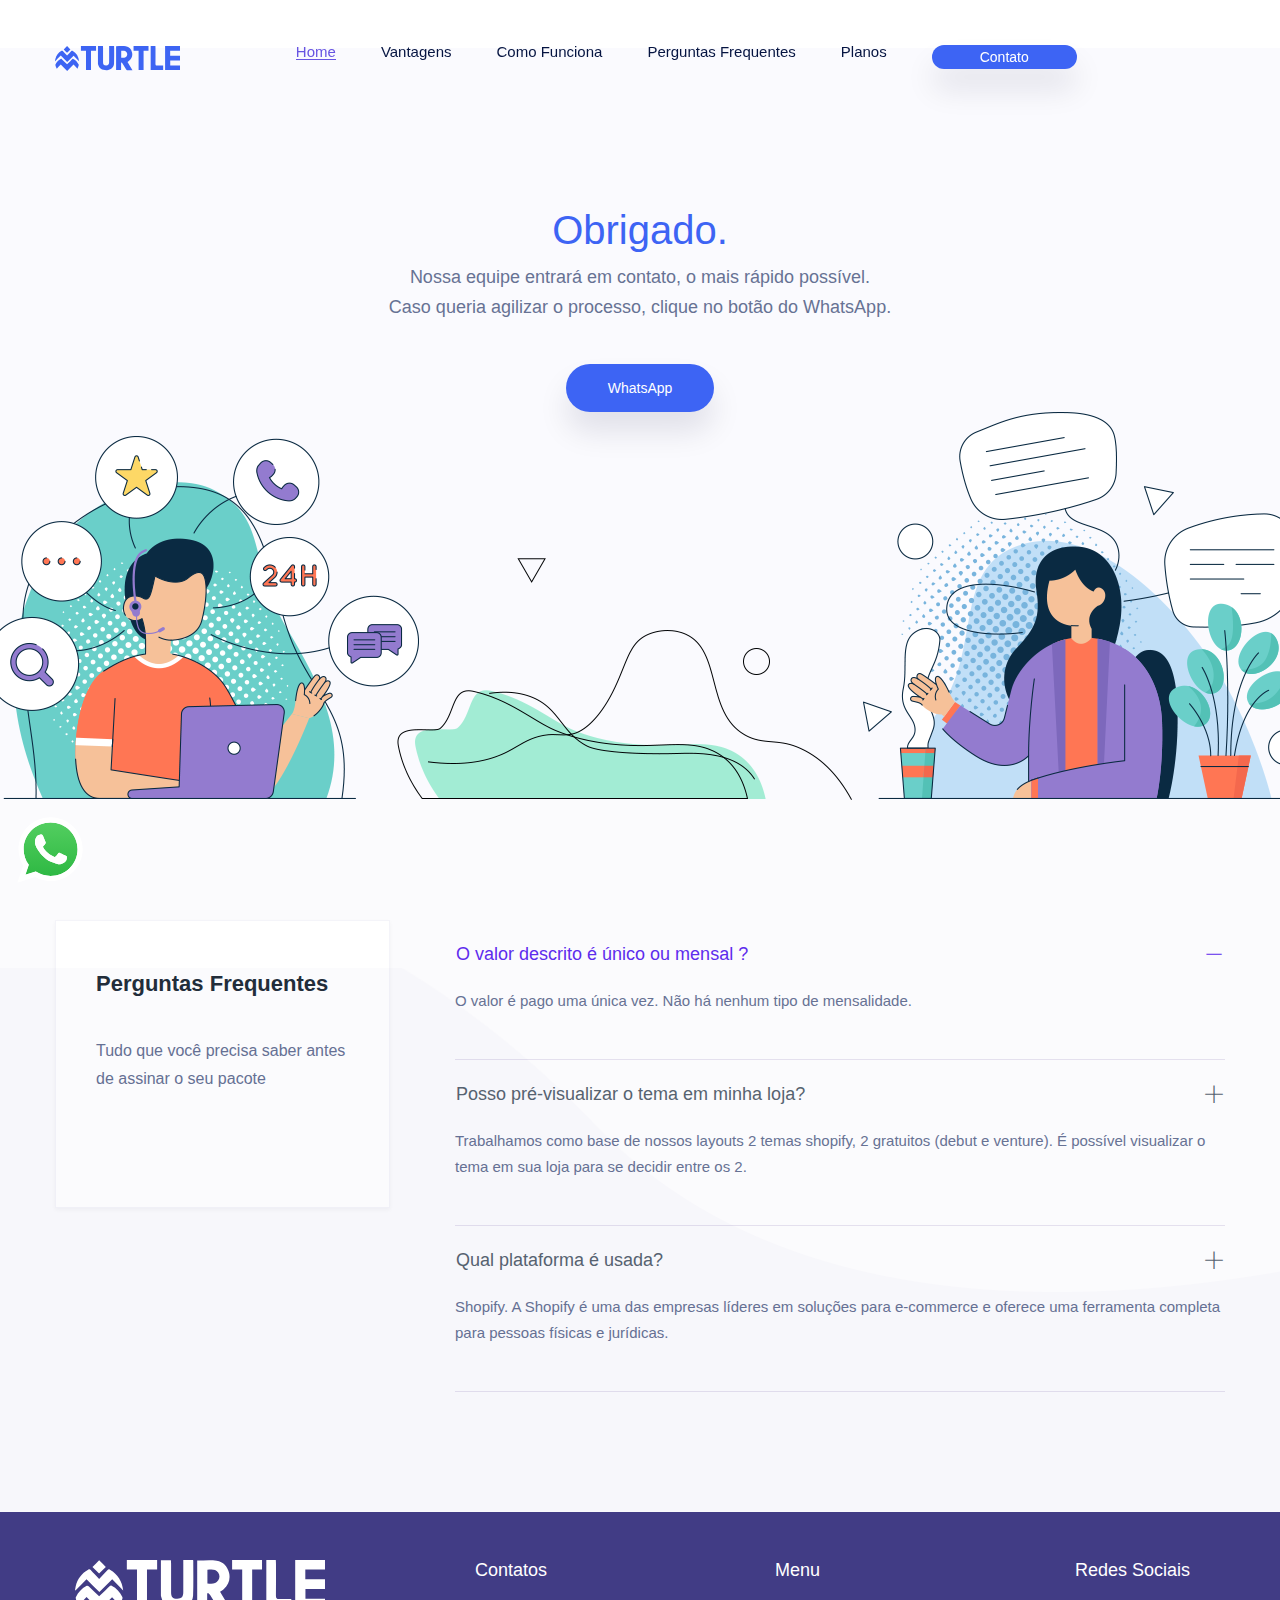
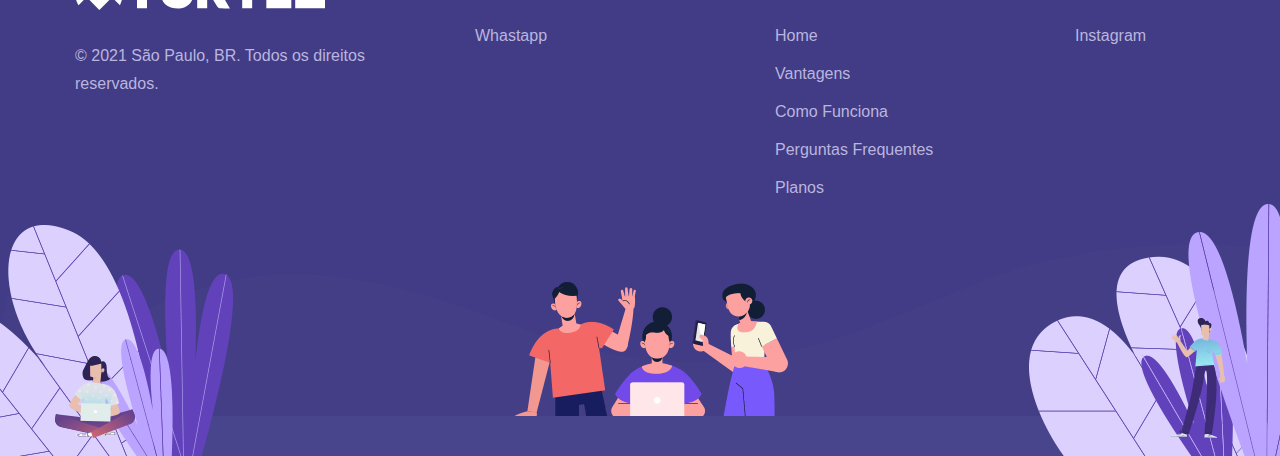
<file: obrigado.html>
<!doctype html>
<html lang="pt-br">

<head>
    <!-- Required meta tags -->
    <meta charset="utf-8">
    <meta name="viewport" content="width=device-width, initial-scale=1, shrink-to-fit=no">
    <link rel="shortcut icon" href="img/new-home/favicon.png" type="image/x-icon">
    <title>Turtle Midia - Soluções Criativas</title>
    <meta name="description" content="Tudo o que você precisa para escalar a sua Loja Virtual na Internet!
    Escolha o plano ideal para você e deixe o resto com a gente!">
    <meta name="keywords" content="dropshipping, Lojas de Alta Conversão,Lojas Conversão,conversão, lojas profissionais, lojas por designer, designer, drop">

    <!-- Bootstrap CSS -->
    <link rel="stylesheet" href="css/styles.min.css">
    <!-- <link rel="stylesheet" href="css/bootstrap.min.css"> -->
    <!-- <link rel="stylesheet" href="vendors/bootstrap-selector/css/bootstrap-select.min.css"> -->
    <!--icon font css-->
    <link rel="stylesheet" href="vendors/themify-icon/themify-icons.css">
    <!-- <link rel="stylesheet" href="vendors/flaticon/flaticon.css"> -->
    <!-- <link rel="stylesheet" href="vendors/animation/animate.css"> -->
    <!-- <link rel="stylesheet" href="vendors/owl-carousel/assets/owl.carousel.min.css"> -->
    <!-- <link rel="stylesheet" href="vendors/nice-select/nice-select.css"> -->
    <!-- <link rel="stylesheet" href="vendors/magnify-pop/magnific-popup.css"> -->
    <!-- <link rel="stylesheet" href="vendors/scroll/jquery.mCustomScrollbar.min.css"> -->
    <!-- <link rel="stylesheet" href="vendors/elagent/style.css"> -->
    <!-- <link rel="stylesheet" href="css/style.css"> -->
    <!-- <link rel="stylesheet" href="css/responsive.css"> -->
    
    <!-- Facebook Pixel Code -->
    <script>
    !function(f,b,e,v,n,t,s)
    {if(f.fbq)return;n=f.fbq=function(){n.callMethod?
    n.callMethod.apply(n,arguments):n.queue.push(arguments)};
    if(!f._fbq)f._fbq=n;n.push=n;n.loaded=!0;n.version='2.0';
    n.queue=[];t=b.createElement(e);t.async=!0;
    t.src=v;s=b.getElementsByTagName(e)[0];
    s.parentNode.insertBefore(t,s)}(window, document,'script',
    'https://connect.facebook.net/en_US/fbevents.js');
    fbq('init', '2902697239812362');
    fbq('track', 'PageView');
    </script>
    <noscript><img height="1" width="1" style="display:none"
    src="https://www.facebook.com/tr?id=2902697239812362&ev=PageView&noscript=1"
    /></noscript>
    <!-- End Facebook Pixel Code -->
</head>

<body>
    <div class="body_wrapper">

        <!-- header -->
        <header class="header_area">
            <nav class="navbar navbar-expand-lg menu_one support_menu px-4 py-2">
                <div class="container">
                    <a class="navbar-brand" href="index.html"><img src="img/new-home/logo_azul_v_02.svg" height="25" alt="Turtle Midia"></a>
                    <button class="navbar-toggler collapsed" type="button" data-toggle="collapse" data-target="#navbarSupportedContent" aria-controls="navbarSupportedContent" aria-expanded="false" aria-label="Toggle navigation">
                        <span class="menu_toggle">
                            <span class="hamburger">
                                <span></span>
                                <span></span>
                                <span></span>
                            </span>
                            <span class="hamburger-cross">
                                <span></span>
                                <span></span>
                            </span>
                        </span>
                    </button>

                    <div class="collapse navbar-collapse" id="navbarSupportedContent">
                        <ul class="navbar-nav pl_100 mr-auto menu">
                            <li class="nav-item active"><a class="nav-link " href="/#hero">Home</a></li>
                            <li class="nav-item"><a class="nav-link " href="/#servicos">Vantagens</a></li>
                            <li class="nav-item"><a class="nav-link " href="/#conversao">Como Funciona</a></li>
                            <li class="nav-item"><a class="nav-link " href="/#faq">Perguntas Frequentes</a></li>
                            <li class="nav-item"><a class="nav-link " href="/#precos">Planos</a></li>
                            <li class="nav-item"><a class="software_banner_btn btn_submit px-5 py-1" target="_blanck" href="https://api.whatsapp.com/send?phone=5513988611523&text=Quero%20uma%20solu%C3%A7%C3%A3o%20criativa%20para%20o%20meu%20neg%C3%B3cio!">Contato</a></li>
                        </ul>
                    </div>
                </div>
            </nav>
        </header>

        <!-- Hero -->
        <section class="support_home_area mt-5 pt-5" id="hero">
            <div class="banner_top">
                <div class="container">
                    <div class="row">
                        <div class="col-md-12 text-center">
                            <!-- <img class="wow fadeInDown mb-4" data-wow-delay="0.5s"  src="img/new-home/logo_azul_v_02.svg" height="25" alt=""> -->
                            <h1 class="wow fadeInUp" data-wow-delay="0.3s" style="color:#3d64f4;font-size: bold;">Obrigado.
                                </h1>
                            <p class="f_size_18 l_height30 wow fadeInUp" data-wow-delay="0.5s">
                                Nossa equipe entrará em contato, o mais rápido possível.<br> Caso queria agilizar o processo, clique no botão do WhatsApp.                     </p>
                            <!-- <form class="mailchimp wow fadeInUp" data-wow-delay="0.6s" method="post">
                                <div class="input-group subcribes">
                                    <input type="text" name="EMAIL" class="form-control memail" placeholder="saasland@gmail.com">
                                    <button class="btn btn_submit f_size_15 f_500" type="submit">Get Started</button>
                                </div>
                                <p class="mchimp-errmessage" style="display: none;"></p>
                                <p class="mchimp-sucmessage" style="display: none;"></p>
                            </form> -->
                            <a href="https://api.whatsapp.com/send?phone=5513988611523&text=Quero%20uma%20solu%C3%A7%C3%A3o%20criativa%20para%20o%20meu%20neg%C3%B3cio!" class="software_banner_btn btn_submit f_size_15 f_500 wow fadeInDown" data-wow-delay="0.8s">WhatsApp</a>
                        </div>
                    </div>
                    <div class="support_home_img wow fadeInUp" data-wow-delay="0.9s">
                        <img src="img/new-home/banner.png" alt="">
                    </div>
                </div>
            </div>
        </section>

    
       
        <!-- Faq -->
        <section class="faq_area bg_color sec_pad" id="faq">  
            <div class="container">
                <div class="row">
                    <div class="col-lg-4 pr_50">
                        <div class="faq_tab">
                            <h4 class="f_p t_color3 f_600 f_size_22 mb_40">Perguntas Frequentes</h4>
                            <p>
                                Tudo que você precisa saber antes de assinar o seu pacote
                            </p>
                            <a target="_blanck" href="https://api.whatsapp.com/send?phone=5513988611523&text=Quero%20uma%20solu%C3%A7%C3%A3o%20criativa%20para%20o%20meu%20neg%C3%B3cio!" class="software_banner_btn btn_submit f_size_15 f_500 wow fadeInDown">Dúvidas ?</a>
                        </div>
                    </div>
                    <div class="col-lg-8">
                        <div class="tab-content faq_content" id="myTabContent">
                            <div class="tab-pane fade show active" id="purchas" role="tabpanel" aria-labelledby="purchas-tab">
                                <div id="accordion">
                                    <div class="card">
                                        <div class="card-header" id="headingOne">
                                            <h5 class="mb-0">
                                                <button class="btn btn-link" data-toggle="collapse" data-target="#collapseOne" aria-expanded="true" aria-controls="collapseOne">
                                                   O valor descrito é único ou mensal ?<i class="ti-plus"></i><i class="ti-minus"></i>
                                                </button>
                                            </h5>
                                        </div>

                                        <div id="collapseOne" class="collapse show" aria-labelledby="headingOne" data-parent="#accordion">
                                            <div class="card-body">
                                                O valor é pago uma única vez. Não há nenhum tipo de mensalidade.
                                            </div>
                                        </div>
                                    </div>

                                    <div class="card">
                                        <div class="card-header" id="headingThree">
                                            <h5 class="mb-0">
                                                <button class="btn btn-link collapsed" data-toggle="collapse" data-target="#collapse123" aria-expanded="false" aria-controls="collapse123">
                                                    Posso pré-visualizar o tema em minha loja?<i class="ti-plus"></i><i class="ti-minus"></i>
                                                </button>
                                            </h5>
                                        </div>
                                        <div id="collapse123" class="collapse show" aria-labelledby="headingThree" data-parent="#accordion">
                                            <div class="card-body">
                                                Trabalhamos como base de nossos layouts 2 temas shopify, 2 gratuitos (debut e venture).
                                                É possível visualizar o tema em sua loja para se decidir entre os 2.
                                            </div>
                                        </div>
                                    </div>

                                    <div class="card">
                                        <div class="card-header" id="headingTwo">
                                            <h5 class="mb-0">
                                                <button class="btn btn-link collapsed" data-toggle="collapse" data-target="#collapseTwo" aria-expanded="false" aria-controls="collapseTwo">
                                                    Qual plataforma é usada?<i class="ti-plus"></i><i class="ti-minus"></i>
                                                </button>
                                            </h5>
                                        </div>
                                        <div id="collapseTwo" class="collapse show" aria-labelledby="headingTwo" data-parent="#accordion">
                                            <div class="card-body">
                                                Shopify.
                                                A Shopify é uma das empresas líderes em soluções para e-commerce e oferece uma ferramenta completa para pessoas físicas e jurídicas.
                                            </div>
                                        </div>
                                    </div>
                                   
                                </div>
                            </div>
                        </div>
                    </div>
                </div>
            </div>
        </section>

        <footer class="h_footer_dark pos_footer_area pt-0">
            <img class="leaf_left" src="img/pos/leaf-left.png" alt="">
            <img class="leaf_right" src="img/pos/leaf-right.png" alt="">
            <div class="container">
                <div class="row">
                    <div class="col-lg-4 col-md-6">
                        <div class="f_widget dark_widget company_widget  pl_20 pt-5">
                            <a href="index.html" class="f-logo"><img src="img/new-home/logo_branco_v_02.svg" height="50" alt=""></a>
                            <p>© 2021 São Paulo, BR. Todos os direitos reservados.</p> <br> <br>
                        </div>
                    </div>
                    <div class="col-lg-3 col-md-6">
                        <div class="f_widget dark_widget about-widget pl_20">
                            <h3 class="f-title f_500 t_color f_size_18 mb_40 pt-5">Contatos</h3>
                            <ul class="list-unstyled f_list">
                                <li><a href="https://api.whatsapp.com/send?phone=5513988611523&text=Quero%20uma%20solu%C3%A7%C3%A3o%20criativa%20para%20o%20meu%20neg%C3%B3cio!">Whastapp</a></li>
                            </ul>
                        </div>
                    </div>
                    
                    <div class="col-lg-3 col-md-6">
                        <div class="f_widget dark_widget about-widget pl_20">
                            <h3 class="f-title f_500 t_color f_size_18 mb_40 pt-5">Menu</h3>
                            <ul class="list-unstyled f_list">
                                <li><a href="#hero">Home</a></li>
                                <li><a href="#servicos">Vantagens</a></li>
                                <li><a href="#conversao">Como Funciona</a></li>
                                <li><a href="#faq">Perguntas Frequentes</a></li>
                                <li><a href="#precos">Planos</a></li>
                            </ul>
                        </div>
                    </div>
                    <div class="col-lg-2 col-md-6">
                        <div class="f_widget dark_widget about-widget pl_20">
                            <h3 class="f-title f_500 t_color f_size_18 mb_40 pt-5">Redes Sociais</h3>
                        
                            <ul class="list-unstyled f_list">
                                <li><a target="_blanck" href="https://www.instagram.com/turtlemidia/">Instagram</a></li>
                            </ul>
                        </div>
                    </div>
                </div>
                <div class="pos_footer_bottom justify-content-between d-flex align-items-end">
                    <img class="pos_women" src="img/pos/women.png" alt="">
                    <img src="img/pos/people.png" alt="">
                    <img class="pos_women" src="img/pos/man.png" alt="">
                </div>
            </div>
            <svg class="wave_shap" xmlns="http://www.w3.org/2000/svg">
                <path fill-rule="evenodd" opacity="0.302" fill="rgb(73, 69, 140)" d="M22.990,11.999 C22.990,11.999 -62.334,196.188 102.000,90.998 C236.033,5.204 349.217,18.152 512.000,80.998 C773.380,181.909 898.075,49.752 1051.000,15.998 C1316.369,-42.574 1488.518,78.268 1581.000,112.999 C1783.485,189.036 1942.990,61.999 1942.990,61.999 L1942.990,211.999 L22.990,211.999 L22.990,11.999 Z" />
            </svg>
        </footer>
    </div>

    <!-- whatsapp -->
    <a target="_blanck" class="zindex-popover" href="https://api.whatsapp.com/send?phone=5513988611523&text=Quero%20uma%20solu%C3%A7%C3%A3o%20criativa%20para%20o%20meu%20neg%C3%B3cio!">
        <img src="img/new-home/whatsapp.svg" height="100" class="fixed-bottom" alt="">
    </a>    

    <!-- <form class="search_boxs" role="search">
        <div class="search_box_inner">
            <div class="close_icon">
                <i class="icon_close"></i>
            </div>
            <div class="input-group">
                <input type="text" name="search" class="form_control search-input" placeholder="Recipient's username" autofocus>
                <div class="input-group-append">
                    <button class="btn btn-outline-secondary" type="button"><i class="icon_search"></i></button>
                </div>
            </div>
        </div>
    </form> -->
    
    <!-- Optional JavaScript -->
    <!-- jQuery first, then Popper.js, then Bootstrap JS -->
    <script src="js/main.min.js"></script>

    <!-- <script src="js/jquery-3.2.1.min.js"></script> -->
    <!-- <script src="js/propper.js"></script> -->
    <!-- <script src="js/bootstrap.min.js"></script> -->
    <!-- <script src="vendors/bootstrap-selector/js/bootstrap-select.min.js"></script> -->
    <!-- <script src="vendors/wow/wow.min.js"></script> -->
    <!-- <script src="vendors/sckroller/jquery.parallax-scroll.js"></script> -->
    <!-- <script src="vendors/owl-carousel/owl.carousel.min.js"></script> -->
    <!-- <script src="vendors/nice-select/jquery.nice-select.min.js"></script> -->
    <!-- <script src="vendors/imagesloaded/imagesloaded.pkgd.min.js"></script> -->
    <!-- <script src="vendors/isotope/isotope-min.js"></script> -->
    <!-- <script src="vendors/magnify-pop/jquery.magnific-popup.min.js"></script> -->
    <!-- <script src="js/plugins.js"></script> -->
    <!-- <script src="vendors/scroll/jquery.mCustomScrollbar.concat.min.js"></script> -->
    <!-- <script src="js/main.js"></script> -->
</body>

</html>
</file>
<file: vendors/themify-icon/themify-icons.css>
@font-face {
	font-family: 'themify';
	src:url('fonts/themify.eot?-fvbane');
	src:url('fonts/themify.eot?#iefix-fvbane') format('embedded-opentype'),
		url('fonts/themify.woff?-fvbane') format('woff'),
		url('fonts/themify.ttf?-fvbane') format('truetype'),
		url('fonts/themify.svg?-fvbane#themify') format('svg');
	font-weight: normal;
	font-style: normal;
}

[class^="ti-"], [class*=" ti-"] {
	font-family: 'themify';
	speak: none;
	font-style: normal;
	font-weight: normal;
	font-variant: normal;
	text-transform: none;
	line-height: 1;

	/* Better Font Rendering =========== */
	-webkit-font-smoothing: antialiased;
	-moz-osx-font-smoothing: grayscale;
}

.ti-wand:before {
	content: "\e600";
}
.ti-volume:before {
	content: "\e601";
}
.ti-user:before {
	content: "\e602";
}
.ti-unlock:before {
	content: "\e603";
}
.ti-unlink:before {
	content: "\e604";
}
.ti-trash:before {
	content: "\e605";
}
.ti-thought:before {
	content: "\e606";
}
.ti-target:before {
	content: "\e607";
}
.ti-tag:before {
	content: "\e608";
}
.ti-tablet:before {
	content: "\e609";
}
.ti-star:before {
	content: "\e60a";
}
.ti-spray:before {
	content: "\e60b";
}
.ti-signal:before {
	content: "\e60c";
}
.ti-shopping-cart:before {
	content: "\e60d";
}
.ti-shopping-cart-full:before {
	content: "\e60e";
}
.ti-settings:before {
	content: "\e60f";
}
.ti-search:before {
	content: "\e610";
}
.ti-zoom-in:before {
	content: "\e611";
}
.ti-zoom-out:before {
	content: "\e612";
}
.ti-cut:before {
	content: "\e613";
}
.ti-ruler:before {
	content: "\e614";
}
.ti-ruler-pencil:before {
	content: "\e615";
}
.ti-ruler-alt:before {
	content: "\e616";
}
.ti-bookmark:before {
	content: "\e617";
}
.ti-bookmark-alt:before {
	content: "\e618";
}
.ti-reload:before {
	content: "\e619";
}
.ti-plus:before {
	content: "\e61a";
}
.ti-pin:before {
	content: "\e61b";
}
.ti-pencil:before {
	content: "\e61c";
}
.ti-pencil-alt:before {
	content: "\e61d";
}
.ti-paint-roller:before {
	content: "\e61e";
}
.ti-paint-bucket:before {
	content: "\e61f";
}
.ti-na:before {
	content: "\e620";
}
.ti-mobile:before {
	content: "\e621";
}
.ti-minus:before {
	content: "\e622";
}
.ti-medall:before {
	content: "\e623";
}
.ti-medall-alt:before {
	content: "\e624";
}
.ti-marker:before {
	content: "\e625";
}
.ti-marker-alt:before {
	content: "\e626";
}
.ti-arrow-up:before {
	content: "\e627";
}
.ti-arrow-right:before {
	content: "\e628";
}
.ti-arrow-left:before {
	content: "\e629";
}
.ti-arrow-down:before {
	content: "\e62a";
}
.ti-lock:before {
	content: "\e62b";
}
.ti-location-arrow:before {
	content: "\e62c";
}
.ti-link:before {
	content: "\e62d";
}
.ti-layout:before {
	content: "\e62e";
}
.ti-layers:before {
	content: "\e62f";
}
.ti-layers-alt:before {
	content: "\e630";
}
.ti-key:before {
	content: "\e631";
}
.ti-import:before {
	content: "\e632";
}
.ti-image:before {
	content: "\e633";
}
.ti-heart:before {
	content: "\e634";
}
.ti-heart-broken:before {
	content: "\e635";
}
.ti-hand-stop:before {
	content: "\e636";
}
.ti-hand-open:before {
	content: "\e637";
}
.ti-hand-drag:before {
	content: "\e638";
}
.ti-folder:before {
	content: "\e639";
}
.ti-flag:before {
	content: "\e63a";
}
.ti-flag-alt:before {
	content: "\e63b";
}
.ti-flag-alt-2:before {
	content: "\e63c";
}
.ti-eye:before {
	content: "\e63d";
}
.ti-export:before {
	content: "\e63e";
}
.ti-exchange-vertical:before {
	content: "\e63f";
}
.ti-desktop:before {
	content: "\e640";
}
.ti-cup:before {
	content: "\e641";
}
.ti-crown:before {
	content: "\e642";
}
.ti-comments:before {
	content: "\e643";
}
.ti-comment:before {
	content: "\e644";
}
.ti-comment-alt:before {
	content: "\e645";
}
.ti-close:before {
	content: "\e646";
}
.ti-clip:before {
	content: "\e647";
}
.ti-angle-up:before {
	content: "\e648";
}
.ti-angle-right:before {
	content: "\e649";
}
.ti-angle-left:before {
	content: "\e64a";
}
.ti-angle-down:before {
	content: "\e64b";
}
.ti-check:before {
	content: "\e64c";
}
.ti-check-box:before {
	content: "\e64d";
}
.ti-camera:before {
	content: "\e64e";
}
.ti-announcement:before {
	content: "\e64f";
}
.ti-brush:before {
	content: "\e650";
}
.ti-briefcase:before {
	content: "\e651";
}
.ti-bolt:before {
	content: "\e652";
}
.ti-bolt-alt:before {
	content: "\e653";
}
.ti-blackboard:before {
	content: "\e654";
}
.ti-bag:before {
	content: "\e655";
}
.ti-move:before {
	content: "\e656";
}
.ti-arrows-vertical:before {
	content: "\e657";
}
.ti-arrows-horizontal:before {
	content: "\e658";
}
.ti-fullscreen:before {
	content: "\e659";
}
.ti-arrow-top-right:before {
	content: "\e65a";
}
.ti-arrow-top-left:before {
	content: "\e65b";
}
.ti-arrow-circle-up:before {
	content: "\e65c";
}
.ti-arrow-circle-right:before {
	content: "\e65d";
}
.ti-arrow-circle-left:before {
	content: "\e65e";
}
.ti-arrow-circle-down:before {
	content: "\e65f";
}
.ti-angle-double-up:before {
	content: "\e660";
}
.ti-angle-double-right:before {
	content: "\e661";
}
.ti-angle-double-left:before {
	content: "\e662";
}
.ti-angle-double-down:before {
	content: "\e663";
}
.ti-zip:before {
	content: "\e664";
}
.ti-world:before {
	content: "\e665";
}
.ti-wheelchair:before {
	content: "\e666";
}
.ti-view-list:before {
	content: "\e667";
}
.ti-view-list-alt:before {
	content: "\e668";
}
.ti-view-grid:before {
	content: "\e669";
}
.ti-uppercase:before {
	content: "\e66a";
}
.ti-upload:before {
	content: "\e66b";
}
.ti-underline:before {
	content: "\e66c";
}
.ti-truck:before {
	content: "\e66d";
}
.ti-timer:before {
	content: "\e66e";
}
.ti-ticket:before {
	content: "\e66f";
}
.ti-thumb-up:before {
	content: "\e670";
}
.ti-thumb-down:before {
	content: "\e671";
}
.ti-text:before {
	content: "\e672";
}
.ti-stats-up:before {
	content: "\e673";
}
.ti-stats-down:before {
	content: "\e674";
}
.ti-split-v:before {
	content: "\e675";
}
.ti-split-h:before {
	content: "\e676";
}
.ti-smallcap:before {
	content: "\e677";
}
.ti-shine:before {
	content: "\e678";
}
.ti-shift-right:before {
	content: "\e679";
}
.ti-shift-left:before {
	content: "\e67a";
}
.ti-shield:before {
	content: "\e67b";
}
.ti-notepad:before {
	content: "\e67c";
}
.ti-server:before {
	content: "\e67d";
}
.ti-quote-right:before {
	content: "\e67e";
}
.ti-quote-left:before {
	content: "\e67f";
}
.ti-pulse:before {
	content: "\e680";
}
.ti-printer:before {
	content: "\e681";
}
.ti-power-off:before {
	content: "\e682";
}
.ti-plug:before {
	content: "\e683";
}
.ti-pie-chart:before {
	content: "\e684";
}
.ti-paragraph:before {
	content: "\e685";
}
.ti-panel:before {
	content: "\e686";
}
.ti-package:before {
	content: "\e687";
}
.ti-music:before {
	content: "\e688";
}
.ti-music-alt:before {
	content: "\e689";
}
.ti-mouse:before {
	content: "\e68a";
}
.ti-mouse-alt:before {
	content: "\e68b";
}
.ti-money:before {
	content: "\e68c";
}
.ti-microphone:before {
	content: "\e68d";
}
.ti-menu:before {
	content: "\e68e";
}
.ti-menu-alt:before {
	content: "\e68f";
}
.ti-map:before {
	content: "\e690";
}
.ti-map-alt:before {
	content: "\e691";
}
.ti-loop:before {
	content: "\e692";
}
.ti-location-pin:before {
	content: "\e693";
}
.ti-list:before {
	content: "\e694";
}
.ti-light-bulb:before {
	content: "\e695";
}
.ti-Italic:before {
	content: "\e696";
}
.ti-info:before {
	content: "\e697";
}
.ti-infinite:before {
	content: "\e698";
}
.ti-id-badge:before {
	content: "\e699";
}
.ti-hummer:before {
	content: "\e69a";
}
.ti-home:before {
	content: "\e69b";
}
.ti-help:before {
	content: "\e69c";
}
.ti-headphone:before {
	content: "\e69d";
}
.ti-harddrives:before {
	content: "\e69e";
}
.ti-harddrive:before {
	content: "\e69f";
}
.ti-gift:before {
	content: "\e6a0";
}
.ti-game:before {
	content: "\e6a1";
}
.ti-filter:before {
	content: "\e6a2";
}
.ti-files:before {
	content: "\e6a3";
}
.ti-file:before {
	content: "\e6a4";
}
.ti-eraser:before {
	content: "\e6a5";
}
.ti-envelope:before {
	content: "\e6a6";
}
.ti-download:before {
	content: "\e6a7";
}
.ti-direction:before {
	content: "\e6a8";
}
.ti-direction-alt:before {
	content: "\e6a9";
}
.ti-dashboard:before {
	content: "\e6aa";
}
.ti-control-stop:before {
	content: "\e6ab";
}
.ti-control-shuffle:before {
	content: "\e6ac";
}
.ti-control-play:before {
	content: "\e6ad";
}
.ti-control-pause:before {
	content: "\e6ae";
}
.ti-control-forward:before {
	content: "\e6af";
}
.ti-control-backward:before {
	content: "\e6b0";
}
.ti-cloud:before {
	content: "\e6b1";
}
.ti-cloud-up:before {
	content: "\e6b2";
}
.ti-cloud-down:before {
	content: "\e6b3";
}
.ti-clipboard:before {
	content: "\e6b4";
}
.ti-car:before {
	content: "\e6b5";
}
.ti-calendar:before {
	content: "\e6b6";
}
.ti-book:before {
	content: "\e6b7";
}
.ti-bell:before {
	content: "\e6b8";
}
.ti-basketball:before {
	content: "\e6b9";
}
.ti-bar-chart:before {
	content: "\e6ba";
}
.ti-bar-chart-alt:before {
	content: "\e6bb";
}
.ti-back-right:before {
	content: "\e6bc";
}
.ti-back-left:before {
	content: "\e6bd";
}
.ti-arrows-corner:before {
	content: "\e6be";
}
.ti-archive:before {
	content: "\e6bf";
}
.ti-anchor:before {
	content: "\e6c0";
}
.ti-align-right:before {
	content: "\e6c1";
}
.ti-align-left:before {
	content: "\e6c2";
}
.ti-align-justify:before {
	content: "\e6c3";
}
.ti-align-center:before {
	content: "\e6c4";
}
.ti-alert:before {
	content: "\e6c5";
}
.ti-alarm-clock:before {
	content: "\e6c6";
}
.ti-agenda:before {
	content: "\e6c7";
}
.ti-write:before {
	content: "\e6c8";
}
.ti-window:before {
	content: "\e6c9";
}
.ti-widgetized:before {
	content: "\e6ca";
}
.ti-widget:before {
	content: "\e6cb";
}
.ti-widget-alt:before {
	content: "\e6cc";
}
.ti-wallet:before {
	content: "\e6cd";
}
.ti-video-clapper:before {
	content: "\e6ce";
}
.ti-video-camera:before {
	content: "\e6cf";
}
.ti-vector:before {
	content: "\e6d0";
}
.ti-themify-logo:before {
	content: "\e6d1";
}
.ti-themify-favicon:before {
	content: "\e6d2";
}
.ti-themify-favicon-alt:before {
	content: "\e6d3";
}
.ti-support:before {
	content: "\e6d4";
}
.ti-stamp:before {
	content: "\e6d5";
}
.ti-split-v-alt:before {
	content: "\e6d6";
}
.ti-slice:before {
	content: "\e6d7";
}
.ti-shortcode:before {
	content: "\e6d8";
}
.ti-shift-right-alt:before {
	content: "\e6d9";
}
.ti-shift-left-alt:before {
	content: "\e6da";
}
.ti-ruler-alt-2:before {
	content: "\e6db";
}
.ti-receipt:before {
	content: "\e6dc";
}
.ti-pin2:before {
	content: "\e6dd";
}
.ti-pin-alt:before {
	content: "\e6de";
}
.ti-pencil-alt2:before {
	content: "\e6df";
}
.ti-palette:before {
	content: "\e6e0";
}
.ti-more:before {
	content: "\e6e1";
}
.ti-more-alt:before {
	content: "\e6e2";
}
.ti-microphone-alt:before {
	content: "\e6e3";
}
.ti-magnet:before {
	content: "\e6e4";
}
.ti-line-double:before {
	content: "\e6e5";
}
.ti-line-dotted:before {
	content: "\e6e6";
}
.ti-line-dashed:before {
	content: "\e6e7";
}
.ti-layout-width-full:before {
	content: "\e6e8";
}
.ti-layout-width-default:before {
	content: "\e6e9";
}
.ti-layout-width-default-alt:before {
	content: "\e6ea";
}
.ti-layout-tab:before {
	content: "\e6eb";
}
.ti-layout-tab-window:before {
	content: "\e6ec";
}
.ti-layout-tab-v:before {
	content: "\e6ed";
}
.ti-layout-tab-min:before {
	content: "\e6ee";
}
.ti-layout-slider:before {
	content: "\e6ef";
}
.ti-layout-slider-alt:before {
	content: "\e6f0";
}
.ti-layout-sidebar-right:before {
	content: "\e6f1";
}
.ti-layout-sidebar-none:before {
	content: "\e6f2";
}
.ti-layout-sidebar-left:before {
	content: "\e6f3";
}
.ti-layout-placeholder:before {
	content: "\e6f4";
}
.ti-layout-menu:before {
	content: "\e6f5";
}
.ti-layout-menu-v:before {
	content: "\e6f6";
}
.ti-layout-menu-separated:before {
	content: "\e6f7";
}
.ti-layout-menu-full:before {
	content: "\e6f8";
}
.ti-layout-media-right-alt:before {
	content: "\e6f9";
}
.ti-layout-media-right:before {
	content: "\e6fa";
}
.ti-layout-media-overlay:before {
	content: "\e6fb";
}
.ti-layout-media-overlay-alt:before {
	content: "\e6fc";
}
.ti-layout-media-overlay-alt-2:before {
	content: "\e6fd";
}
.ti-layout-media-left-alt:before {
	content: "\e6fe";
}
.ti-layout-media-left:before {
	content: "\e6ff";
}
.ti-layout-media-center-alt:before {
	content: "\e700";
}
.ti-layout-media-center:before {
	content: "\e701";
}
.ti-layout-list-thumb:before {
	content: "\e702";
}
.ti-layout-list-thumb-alt:before {
	content: "\e703";
}
.ti-layout-list-post:before {
	content: "\e704";
}
.ti-layout-list-large-image:before {
	content: "\e705";
}
.ti-layout-line-solid:before {
	content: "\e706";
}
.ti-layout-grid4:before {
	content: "\e707";
}
.ti-layout-grid3:before {
	content: "\e708";
}
.ti-layout-grid2:before {
	content: "\e709";
}
.ti-layout-grid2-thumb:before {
	content: "\e70a";
}
.ti-layout-cta-right:before {
	content: "\e70b";
}
.ti-layout-cta-left:before {
	content: "\e70c";
}
.ti-layout-cta-center:before {
	content: "\e70d";
}
.ti-layout-cta-btn-right:before {
	content: "\e70e";
}
.ti-layout-cta-btn-left:before {
	content: "\e70f";
}
.ti-layout-column4:before {
	content: "\e710";
}
.ti-layout-column3:before {
	content: "\e711";
}
.ti-layout-column2:before {
	content: "\e712";
}
.ti-layout-accordion-separated:before {
	content: "\e713";
}
.ti-layout-accordion-merged:before {
	content: "\e714";
}
.ti-layout-accordion-list:before {
	content: "\e715";
}
.ti-ink-pen:before {
	content: "\e716";
}
.ti-info-alt:before {
	content: "\e717";
}
.ti-help-alt:before {
	content: "\e718";
}
.ti-headphone-alt:before {
	content: "\e719";
}
.ti-hand-point-up:before {
	content: "\e71a";
}
.ti-hand-point-right:before {
	content: "\e71b";
}
.ti-hand-point-left:before {
	content: "\e71c";
}
.ti-hand-point-down:before {
	content: "\e71d";
}
.ti-gallery:before {
	content: "\e71e";
}
.ti-face-smile:before {
	content: "\e71f";
}
.ti-face-sad:before {
	content: "\e720";
}
.ti-credit-card:before {
	content: "\e721";
}
.ti-control-skip-forward:before {
	content: "\e722";
}
.ti-control-skip-backward:before {
	content: "\e723";
}
.ti-control-record:before {
	content: "\e724";
}
.ti-control-eject:before {
	content: "\e725";
}
.ti-comments-smiley:before {
	content: "\e726";
}
.ti-brush-alt:before {
	content: "\e727";
}
.ti-youtube:before {
	content: "\e728";
}
.ti-vimeo:before {
	content: "\e729";
}
.ti-twitter:before {
	content: "\e72a";
}
.ti-time:before {
	content: "\e72b";
}
.ti-tumblr:before {
	content: "\e72c";
}
.ti-skype:before {
	content: "\e72d";
}
.ti-share:before {
	content: "\e72e";
}
.ti-share-alt:before {
	content: "\e72f";
}
.ti-rocket:before {
	content: "\e730";
}
.ti-pinterest:before {
	content: "\e731";
}
.ti-new-window:before {
	content: "\e732";
}
.ti-microsoft:before {
	content: "\e733";
}
.ti-list-ol:before {
	content: "\e734";
}
.ti-linkedin:before {
	content: "\e735";
}
.ti-layout-sidebar-2:before {
	content: "\e736";
}
.ti-layout-grid4-alt:before {
	content: "\e737";
}
.ti-layout-grid3-alt:before {
	content: "\e738";
}
.ti-layout-grid2-alt:before {
	content: "\e739";
}
.ti-layout-column4-alt:before {
	content: "\e73a";
}
.ti-layout-column3-alt:before {
	content: "\e73b";
}
.ti-layout-column2-alt:before {
	content: "\e73c";
}
.ti-instagram:before {
	content: "\e73d";
}
.ti-google:before {
	content: "\e73e";
}
.ti-github:before {
	content: "\e73f";
}
.ti-flickr:before {
	content: "\e740";
}
.ti-facebook:before {
	content: "\e741";
}
.ti-dropbox:before {
	content: "\e742";
}
.ti-dribbble:before {
	content: "\e743";
}
.ti-apple:before {
	content: "\e744";
}
.ti-android:before {
	content: "\e745";
}
.ti-save:before {
	content: "\e746";
}
.ti-save-alt:before {
	content: "\e747";
}
.ti-yahoo:before {
	content: "\e748";
}
.ti-wordpress:before {
	content: "\e749";
}
.ti-vimeo-alt:before {
	content: "\e74a";
}
.ti-twitter-alt:before {
	content: "\e74b";
}
.ti-tumblr-alt:before {
	content: "\e74c";
}
.ti-trello:before {
	content: "\e74d";
}
.ti-stack-overflow:before {
	content: "\e74e";
}
.ti-soundcloud:before {
	content: "\e74f";
}
.ti-sharethis:before {
	content: "\e750";
}
.ti-sharethis-alt:before {
	content: "\e751";
}
.ti-reddit:before {
	content: "\e752";
}
.ti-pinterest-alt:before {
	content: "\e753";
}
.ti-microsoft-alt:before {
	content: "\e754";
}
.ti-linux:before {
	content: "\e755";
}
.ti-jsfiddle:before {
	content: "\e756";
}
.ti-joomla:before {
	content: "\e757";
}
.ti-html5:before {
	content: "\e758";
}
.ti-flickr-alt:before {
	content: "\e759";
}
.ti-email:before {
	content: "\e75a";
}
.ti-drupal:before {
	content: "\e75b";
}
.ti-dropbox-alt:before {
	content: "\e75c";
}
.ti-css3:before {
	content: "\e75d";
}
.ti-rss:before {
	content: "\e75e";
}
.ti-rss-alt:before {
	content: "\e75f";
}
</file>
<file: vendors/flaticon/flaticon.css>
/*
  	Flaticon icon font: Flaticon
  	Creation date: 24/07/2018 07:52
  	*/

@font-face {
  font-family: "Flaticon";
  src: url("./Flaticon.eot");
  src: url("./Flaticon.eot?#iefix") format("embedded-opentype"),
       url("./Flaticon.woff") format("woff"),
       url("./Flaticon.ttf") format("truetype"),
       url("./Flaticon.svg#Flaticon") format("svg");
  font-weight: normal;
  font-style: normal;
}

@media screen and (-webkit-min-device-pixel-ratio:0) {
  @font-face {
    font-family: "Flaticon";
    src: url("./Flaticon.svg#Flaticon") format("svg");
  }
}

[class^="flaticon-"]:before, [class*=" flaticon-"]:before,
[class^="flaticon-"]:after, [class*=" flaticon-"]:after {   
  font-family: Flaticon;
        font-size: 20px;
font-style: normal;
margin-left: 20px;
}

.flaticon-target:before { content: "\f100"; }
.flaticon-lightbulb:before { content: "\f101"; }
.flaticon-mortarboard:before { content: "\f102"; }
</file>
<file: vendors/nice-select/nice-select.css>
.nice-select {
  -webkit-tap-highlight-color: transparent;
  background-color: #fff;
  border-radius: 5px;
  border: solid 1px #e8e8e8;
  box-sizing: border-box;
  clear: both;
  cursor: pointer;
  display: block;
  float: left;
  font-family: inherit;
  font-size: 14px;
  font-weight: normal;
  height: 42px;
  line-height: 40px;
  outline: none;
  padding-left: 18px;
  padding-right: 30px;
  position: relative;
  text-align: left !important;
  -webkit-transition: all 0.2s ease-in-out;
  transition: all 0.2s ease-in-out;
  -webkit-user-select: none;
     -moz-user-select: none;
      -ms-user-select: none;
          user-select: none;
  white-space: nowrap;
  width: auto; }
  .nice-select:hover {
    border-color: #dbdbdb; }
  .nice-select:active, .nice-select.open, .nice-select:focus {
    border-color: #999; }
  .nice-select:after {
    border-bottom: 2px solid #999;
    border-right: 2px solid #999;
    content: '';
    display: block;
    height: 5px;
    margin-top: -4px;
    pointer-events: none;
    position: absolute;
    right: 12px;
    top: 50%;
    -webkit-transform-origin: 66% 66%;
        -ms-transform-origin: 66% 66%;
            transform-origin: 66% 66%;
    -webkit-transform: rotate(45deg);
        -ms-transform: rotate(45deg);
            transform: rotate(45deg);
    -webkit-transition: all 0.15s ease-in-out;
    transition: all 0.15s ease-in-out;
    width: 5px; }
  .nice-select.open:after {
    -webkit-transform: rotate(-135deg);
        -ms-transform: rotate(-135deg);
            transform: rotate(-135deg); }
  .nice-select.open .list {
    opacity: 1;
    pointer-events: auto;
    -webkit-transform: scale(1) translateY(0);
        -ms-transform: scale(1) translateY(0);
            transform: scale(1) translateY(0); }
  .nice-select.disabled {
    border-color: #ededed;
    color: #999;
    pointer-events: none; }
    .nice-select.disabled:after {
      border-color: #cccccc; }
  .nice-select.wide {
    width: 100%; }
    .nice-select.wide .list {
      left: 0 !important;
      right: 0 !important; }
  .nice-select.right {
    float: right; }
    .nice-select.right .list {
      left: auto;
      right: 0; }
  .nice-select.small {
    font-size: 12px;
    height: 36px;
    line-height: 34px; }
    .nice-select.small:after {
      height: 4px;
      width: 4px; }
    .nice-select.small .option {
      line-height: 34px;
      min-height: 34px; }
  .nice-select .list {
    background-color: #fff;
    border-radius: 5px;
    box-shadow: 0 0 0 1px rgba(68, 68, 68, 0.11);
    box-sizing: border-box;
    margin-top: 4px;
    opacity: 0;
    overflow: hidden;
    padding: 0;
    pointer-events: none;
    position: absolute;
    top: 100%;
    left: 0;
    -webkit-transform-origin: 50% 0;
        -ms-transform-origin: 50% 0;
            transform-origin: 50% 0;
    -webkit-transform: scale(0.75) translateY(-21px);
        -ms-transform: scale(0.75) translateY(-21px);
            transform: scale(0.75) translateY(-21px);
    -webkit-transition: all 0.2s cubic-bezier(0.5, 0, 0, 1.25), opacity 0.15s ease-out;
    transition: all 0.2s cubic-bezier(0.5, 0, 0, 1.25), opacity 0.15s ease-out;
    z-index: 9; }
    .nice-select .list:hover .option:not(:hover) {
      background-color: transparent !important; }
  .nice-select .option {
    cursor: pointer;
    font-weight: 400;
    line-height: 40px;
    list-style: none;
    min-height: 40px;
    outline: none;
    padding-left: 18px;
    padding-right: 29px;
    text-align: left;
    -webkit-transition: all 0.2s;
    transition: all 0.2s; }
    .nice-select .option:hover, .nice-select .option.focus, .nice-select .option.selected.focus {
      background-color: #f6f6f6; }
    .nice-select .option.selected {
      font-weight: bold; }
    .nice-select .option.disabled {
      background-color: transparent;
      color: #999;
      cursor: default; }

.no-csspointerevents .nice-select .list {
  display: none; }

.no-csspointerevents .nice-select.open .list {
  display: block; }
</file>
<file: vendors/elagent/style.css>
@font-face {
	font-family: 'ElegantIcons';
	src:url('fonts/ElegantIcons.eot');
	src:url('fonts/ElegantIcons.eot?#iefix') format('embedded-opentype'),
		url('fonts/ElegantIcons.woff') format('woff'),
		url('fonts/ElegantIcons.ttf') format('truetype'),
		url('fonts/ElegantIcons.svg#ElegantIcons') format('svg');
	font-weight: normal;
	font-style: normal;
}

/* Use the following CSS code if you want to use data attributes for inserting your icons */
[data-icon]:before {
	font-family: 'ElegantIcons';
	content: attr(data-icon);
	speak: none;
	font-weight: normal;
	font-variant: normal;
	text-transform: none;
	line-height: 1;
	-webkit-font-smoothing: antialiased;
	-moz-osx-font-smoothing: grayscale;
}

/* Use the following CSS code if you want to have a class per icon */
/*
Instead of a list of all class selectors,
you can use the generic selector below, but it's slower:
[class*="your-class-prefix"] {
*/
.arrow_up, .arrow_down, .arrow_left, .arrow_right, .arrow_left-up, .arrow_right-up, .arrow_right-down, .arrow_left-down, .arrow-up-down, .arrow_up-down_alt, .arrow_left-right_alt, .arrow_left-right, .arrow_expand_alt2, .arrow_expand_alt, .arrow_condense, .arrow_expand, .arrow_move, .arrow_carrot-up, .arrow_carrot-down, .arrow_carrot-left, .arrow_carrot-right, .arrow_carrot-2up, .arrow_carrot-2down, .arrow_carrot-2left, .arrow_carrot-2right, .arrow_carrot-up_alt2, .arrow_carrot-down_alt2, .arrow_carrot-left_alt2, .arrow_carrot-right_alt2, .arrow_carrot-2up_alt2, .arrow_carrot-2down_alt2, .arrow_carrot-2left_alt2, .arrow_carrot-2right_alt2, .arrow_triangle-up, .arrow_triangle-down, .arrow_triangle-left, .arrow_triangle-right, .arrow_triangle-up_alt2, .arrow_triangle-down_alt2, .arrow_triangle-left_alt2, .arrow_triangle-right_alt2, .arrow_back, .icon_minus-06, .icon_plus, .icon_close, .icon_check, .icon_minus_alt2, .icon_plus_alt2, .icon_close_alt2, .icon_check_alt2, .icon_zoom-out_alt, .icon_zoom-in_alt, .icon_search, .icon_box-empty, .icon_box-selected, .icon_minus-box, .icon_plus-box, .icon_box-checked, .icon_circle-empty, .icon_circle-slelected, .icon_stop_alt2, .icon_stop, .icon_pause_alt2, .icon_pause, .icon_menu, .icon_menu-square_alt2, .icon_menu-circle_alt2, .icon_ul, .icon_ol, .icon_adjust-horiz, .icon_adjust-vert, .icon_document_alt, .icon_documents_alt, .icon_pencil, .icon_pencil-edit_alt, .icon_pencil-edit, .icon_folder-alt, .icon_folder-open_alt, .icon_folder-add_alt, .icon_info_alt, .icon_error-oct_alt, .icon_error-circle_alt, .icon_error-triangle_alt, .icon_question_alt2, .icon_question, .icon_comment_alt, .icon_chat_alt, .icon_vol-mute_alt, .icon_volume-low_alt, .icon_volume-high_alt, .icon_quotations, .icon_quotations_alt2, .icon_clock_alt, .icon_lock_alt, .icon_lock-open_alt, .icon_key_alt, .icon_cloud_alt, .icon_cloud-upload_alt, .icon_cloud-download_alt, .icon_image, .icon_images, .icon_lightbulb_alt, .icon_gift_alt, .icon_house_alt, .icon_genius, .icon_mobile, .icon_tablet, .icon_laptop, .icon_desktop, .icon_camera_alt, .icon_mail_alt, .icon_cone_alt, .icon_ribbon_alt, .icon_bag_alt, .icon_creditcard, .icon_cart_alt, .icon_paperclip, .icon_tag_alt, .icon_tags_alt, .icon_trash_alt, .icon_cursor_alt, .icon_mic_alt, .icon_compass_alt, .icon_pin_alt, .icon_pushpin_alt, .icon_map_alt, .icon_drawer_alt, .icon_toolbox_alt, .icon_book_alt, .icon_calendar, .icon_film, .icon_table, .icon_contacts_alt, .icon_headphones, .icon_lifesaver, .icon_piechart, .icon_refresh, .icon_link_alt, .icon_link, .icon_loading, .icon_blocked, .icon_archive_alt, .icon_heart_alt, .icon_star_alt, .icon_star-half_alt, .icon_star, .icon_star-half, .icon_tools, .icon_tool, .icon_cog, .icon_cogs, .arrow_up_alt, .arrow_down_alt, .arrow_left_alt, .arrow_right_alt, .arrow_left-up_alt, .arrow_right-up_alt, .arrow_right-down_alt, .arrow_left-down_alt, .arrow_condense_alt, .arrow_expand_alt3, .arrow_carrot_up_alt, .arrow_carrot-down_alt, .arrow_carrot-left_alt, .arrow_carrot-right_alt, .arrow_carrot-2up_alt, .arrow_carrot-2dwnn_alt, .arrow_carrot-2left_alt, .arrow_carrot-2right_alt, .arrow_triangle-up_alt, .arrow_triangle-down_alt, .arrow_triangle-left_alt, .arrow_triangle-right_alt, .icon_minus_alt, .icon_plus_alt, .icon_close_alt, .icon_check_alt, .icon_zoom-out, .icon_zoom-in, .icon_stop_alt, .icon_menu-square_alt, .icon_menu-circle_alt, .icon_document, .icon_documents, .icon_pencil_alt, .icon_folder, .icon_folder-open, .icon_folder-add, .icon_folder_upload, .icon_folder_download, .icon_info, .icon_error-circle, .icon_error-oct, .icon_error-triangle, .icon_question_alt, .icon_comment, .icon_chat, .icon_vol-mute, .icon_volume-low, .icon_volume-high, .icon_quotations_alt, .icon_clock, .icon_lock, .icon_lock-open, .icon_key, .icon_cloud, .icon_cloud-upload, .icon_cloud-download, .icon_lightbulb, .icon_gift, .icon_house, .icon_camera, .icon_mail, .icon_cone, .icon_ribbon, .icon_bag, .icon_cart, .icon_tag, .icon_tags, .icon_trash, .icon_cursor, .icon_mic, .icon_compass, .icon_pin, .icon_pushpin, .icon_map, .icon_drawer, .icon_toolbox, .icon_book, .icon_contacts, .icon_archive, .icon_heart, .icon_profile, .icon_group, .icon_grid-2x2, .icon_grid-3x3, .icon_music, .icon_pause_alt, .icon_phone, .icon_upload, .icon_download, .social_facebook, .social_twitter, .social_pinterest, .social_googleplus, .social_tumblr, .social_tumbleupon, .social_wordpress, .social_instagram, .social_dribbble, .social_vimeo, .social_linkedin, .social_rss, .social_deviantart, .social_share, .social_myspace, .social_skype, .social_youtube, .social_picassa, .social_googledrive, .social_flickr, .social_blogger, .social_spotify, .social_delicious, .social_facebook_circle, .social_twitter_circle, .social_pinterest_circle, .social_googleplus_circle, .social_tumblr_circle, .social_stumbleupon_circle, .social_wordpress_circle, .social_instagram_circle, .social_dribbble_circle, .social_vimeo_circle, .social_linkedin_circle, .social_rss_circle, .social_deviantart_circle, .social_share_circle, .social_myspace_circle, .social_skype_circle, .social_youtube_circle, .social_picassa_circle, .social_googledrive_alt2, .social_flickr_circle, .social_blogger_circle, .social_spotify_circle, .social_delicious_circle, .social_facebook_square, .social_twitter_square, .social_pinterest_square, .social_googleplus_square, .social_tumblr_square, .social_stumbleupon_square, .social_wordpress_square, .social_instagram_square, .social_dribbble_square, .social_vimeo_square, .social_linkedin_square, .social_rss_square, .social_deviantart_square, .social_share_square, .social_myspace_square, .social_skype_square, .social_youtube_square, .social_picassa_square, .social_googledrive_square, .social_flickr_square, .social_blogger_square, .social_spotify_square, .social_delicious_square, .icon_printer, .icon_calulator, .icon_building, .icon_floppy, .icon_drive, .icon_search-2, .icon_id, .icon_id-2, .icon_puzzle, .icon_like, .icon_dislike, .icon_mug, .icon_currency, .icon_wallet, .icon_pens, .icon_easel, .icon_flowchart, .icon_datareport, .icon_briefcase, .icon_shield, .icon_percent, .icon_globe, .icon_globe-2, .icon_target, .icon_hourglass, .icon_balance, .icon_rook, .icon_printer-alt, .icon_calculator_alt, .icon_building_alt, .icon_floppy_alt, .icon_drive_alt, .icon_search_alt, .icon_id_alt, .icon_id-2_alt, .icon_puzzle_alt, .icon_like_alt, .icon_dislike_alt, .icon_mug_alt, .icon_currency_alt, .icon_wallet_alt, .icon_pens_alt, .icon_easel_alt, .icon_flowchart_alt, .icon_datareport_alt, .icon_briefcase_alt, .icon_shield_alt, .icon_percent_alt, .icon_globe_alt, .icon_clipboard {
	font-family: 'ElegantIcons';
	speak: none;
	font-style: normal;
	font-weight: normal;
	font-variant: normal;
	text-transform: none;
	line-height: 1;
	-webkit-font-smoothing: antialiased;
}
.arrow_up:before {
	content: "\21";
}
.arrow_down:before {
	content: "\22";
}
.arrow_left:before {
	content: "\23";
}
.arrow_right:before {
	content: "\24";
}
.arrow_left-up:before {
	content: "\25";
}
.arrow_right-up:before {
	content: "\26";
}
.arrow_right-down:before {
	content: "\27";
}
.arrow_left-down:before {
	content: "\28";
}
.arrow-up-down:before {
	content: "\29";
}
.arrow_up-down_alt:before {
	content: "\2a";
}
.arrow_left-right_alt:before {
	content: "\2b";
}
.arrow_left-right:before {
	content: "\2c";
}
.arrow_expand_alt2:before {
	content: "\2d";
}
.arrow_expand_alt:before {
	content: "\2e";
}
.arrow_condense:before {
	content: "\2f";
}
.arrow_expand:before {
	content: "\30";
}
.arrow_move:before {
	content: "\31";
}
.arrow_carrot-up:before {
	content: "\32";
}
.arrow_carrot-down:before {
	content: "\33";
}
.arrow_carrot-left:before {
	content: "\34";
}
.arrow_carrot-right:before {
	content: "\35";
}
.arrow_carrot-2up:before {
	content: "\36";
}
.arrow_carrot-2down:before {
	content: "\37";
}
.arrow_carrot-2left:before {
	content: "\38";
}
.arrow_carrot-2right:before {
	content: "\39";
}
.arrow_carrot-up_alt2:before {
	content: "\3a";
}
.arrow_carrot-down_alt2:before {
	content: "\3b";
}
.arrow_carrot-left_alt2:before {
	content: "\3c";
}
.arrow_carrot-right_alt2:before {
	content: "\3d";
}
.arrow_carrot-2up_alt2:before {
	content: "\3e";
}
.arrow_carrot-2down_alt2:before {
	content: "\3f";
}
.arrow_carrot-2left_alt2:before {
	content: "\40";
}
.arrow_carrot-2right_alt2:before {
	content: "\41";
}
.arrow_triangle-up:before {
	content: "\42";
}
.arrow_triangle-down:before {
	content: "\43";
}
.arrow_triangle-left:before {
	content: "\44";
}
.arrow_triangle-right:before {
	content: "\45";
}
.arrow_triangle-up_alt2:before {
	content: "\46";
}
.arrow_triangle-down_alt2:before {
	content: "\47";
}
.arrow_triangle-left_alt2:before {
	content: "\48";
}
.arrow_triangle-right_alt2:before {
	content: "\49";
}
.arrow_back:before {
	content: "\4a";
}
.icon_minus-06:before {
	content: "\4b";
}
.icon_plus:before {
	content: "\4c";
}
.icon_close:before {
	content: "\4d";
}
.icon_check:before {
	content: "\4e";
}
.icon_minus_alt2:before {
	content: "\4f";
}
.icon_plus_alt2:before {
	content: "\50";
}
.icon_close_alt2:before {
	content: "\51";
}
.icon_check_alt2:before {
	content: "\52";
}
.icon_zoom-out_alt:before {
	content: "\53";
}
.icon_zoom-in_alt:before {
	content: "\54";
}
.icon_search:before {
	content: "\55";
}
.icon_box-empty:before {
	content: "\56";
}
.icon_box-selected:before {
	content: "\57";
}
.icon_minus-box:before {
	content: "\58";
}
.icon_plus-box:before {
	content: "\59";
}
.icon_box-checked:before {
	content: "\5a";
}
.icon_circle-empty:before {
	content: "\5b";
}
.icon_circle-slelected:before {
	content: "\5c";
}
.icon_stop_alt2:before {
	content: "\5d";
}
.icon_stop:before {
	content: "\5e";
}
.icon_pause_alt2:before {
	content: "\5f";
}
.icon_pause:before {
	content: "\60";
}
.icon_menu:before {
	content: "\61";
}
.icon_menu-square_alt2:before {
	content: "\62";
}
.icon_menu-circle_alt2:before {
	content: "\63";
}
.icon_ul:before {
	content: "\64";
}
.icon_ol:before {
	content: "\65";
}
.icon_adjust-horiz:before {
	content: "\66";
}
.icon_adjust-vert:before {
	content: "\67";
}
.icon_document_alt:before {
	content: "\68";
}
.icon_documents_alt:before {
	content: "\69";
}
.icon_pencil:before {
	content: "\6a";
}
.icon_pencil-edit_alt:before {
	content: "\6b";
}
.icon_pencil-edit:before {
	content: "\6c";
}
.icon_folder-alt:before {
	content: "\6d";
}
.icon_folder-open_alt:before {
	content: "\6e";
}
.icon_folder-add_alt:before {
	content: "\6f";
}
.icon_info_alt:before {
	content: "\70";
}
.icon_error-oct_alt:before {
	content: "\71";
}
.icon_error-circle_alt:before {
	content: "\72";
}
.icon_error-triangle_alt:before {
	content: "\73";
}
.icon_question_alt2:before {
	content: "\74";
}
.icon_question:before {
	content: "\75";
}
.icon_comment_alt:before {
	content: "\76";
}
.icon_chat_alt:before {
	content: "\77";
}
.icon_vol-mute_alt:before {
	content: "\78";
}
.icon_volume-low_alt:before {
	content: "\79";
}
.icon_volume-high_alt:before {
	content: "\7a";
}
.icon_quotations:before {
	content: "\7b";
}
.icon_quotations_alt2:before {
	content: "\7c";
}
.icon_clock_alt:before {
	content: "\7d";
}
.icon_lock_alt:before {
	content: "\7e";
}
.icon_lock-open_alt:before {
	content: "\e000";
}
.icon_key_alt:before {
	content: "\e001";
}
.icon_cloud_alt:before {
	content: "\e002";
}
.icon_cloud-upload_alt:before {
	content: "\e003";
}
.icon_cloud-download_alt:before {
	content: "\e004";
}
.icon_image:before {
	content: "\e005";
}
.icon_images:before {
	content: "\e006";
}
.icon_lightbulb_alt:before {
	content: "\e007";
}
.icon_gift_alt:before {
	content: "\e008";
}
.icon_house_alt:before {
	content: "\e009";
}
.icon_genius:before {
	content: "\e00a";
}
.icon_mobile:before {
	content: "\e00b";
}
.icon_tablet:before {
	content: "\e00c";
}
.icon_laptop:before {
	content: "\e00d";
}
.icon_desktop:before {
	content: "\e00e";
}
.icon_camera_alt:before {
	content: "\e00f";
}
.icon_mail_alt:before {
	content: "\e010";
}
.icon_cone_alt:before {
	content: "\e011";
}
.icon_ribbon_alt:before {
	content: "\e012";
}
.icon_bag_alt:before {
	content: "\e013";
}
.icon_creditcard:before {
	content: "\e014";
}
.icon_cart_alt:before {
	content: "\e015";
}
.icon_paperclip:before {
	content: "\e016";
}
.icon_tag_alt:before {
	content: "\e017";
}
.icon_tags_alt:before {
	content: "\e018";
}
.icon_trash_alt:before {
	content: "\e019";
}
.icon_cursor_alt:before {
	content: "\e01a";
}
.icon_mic_alt:before {
	content: "\e01b";
}
.icon_compass_alt:before {
	content: "\e01c";
}
.icon_pin_alt:before {
	content: "\e01d";
}
.icon_pushpin_alt:before {
	content: "\e01e";
}
.icon_map_alt:before {
	content: "\e01f";
}
.icon_drawer_alt:before {
	content: "\e020";
}
.icon_toolbox_alt:before {
	content: "\e021";
}
.icon_book_alt:before {
	content: "\e022";
}
.icon_calendar:before {
	content: "\e023";
}
.icon_film:before {
	content: "\e024";
}
.icon_table:before {
	content: "\e025";
}
.icon_contacts_alt:before {
	content: "\e026";
}
.icon_headphones:before {
	content: "\e027";
}
.icon_lifesaver:before {
	content: "\e028";
}
.icon_piechart:before {
	content: "\e029";
}
.icon_refresh:before {
	content: "\e02a";
}
.icon_link_alt:before {
	content: "\e02b";
}
.icon_link:before {
	content: "\e02c";
}
.icon_loading:before {
	content: "\e02d";
}
.icon_blocked:before {
	content: "\e02e";
}
.icon_archive_alt:before {
	content: "\e02f";
}
.icon_heart_alt:before {
	content: "\e030";
}
.icon_star_alt:before {
	content: "\e031";
}
.icon_star-half_alt:before {
	content: "\e032";
}
.icon_star:before {
	content: "\e033";
}
.icon_star-half:before {
	content: "\e034";
}
.icon_tools:before {
	content: "\e035";
}
.icon_tool:before {
	content: "\e036";
}
.icon_cog:before {
	content: "\e037";
}
.icon_cogs:before {
	content: "\e038";
}
.arrow_up_alt:before {
	content: "\e039";
}
.arrow_down_alt:before {
	content: "\e03a";
}
.arrow_left_alt:before {
	content: "\e03b";
}
.arrow_right_alt:before {
	content: "\e03c";
}
.arrow_left-up_alt:before {
	content: "\e03d";
}
.arrow_right-up_alt:before {
	content: "\e03e";
}
.arrow_right-down_alt:before {
	content: "\e03f";
}
.arrow_left-down_alt:before {
	content: "\e040";
}
.arrow_condense_alt:before {
	content: "\e041";
}
.arrow_expand_alt3:before {
	content: "\e042";
}
.arrow_carrot_up_alt:before {
	content: "\e043";
}
.arrow_carrot-down_alt:before {
	content: "\e044";
}
.arrow_carrot-left_alt:before {
	content: "\e045";
}
.arrow_carrot-right_alt:before {
	content: "\e046";
}
.arrow_carrot-2up_alt:before {
	content: "\e047";
}
.arrow_carrot-2dwnn_alt:before {
	content: "\e048";
}
.arrow_carrot-2left_alt:before {
	content: "\e049";
}
.arrow_carrot-2right_alt:before {
	content: "\e04a";
}
.arrow_triangle-up_alt:before {
	content: "\e04b";
}
.arrow_triangle-down_alt:before {
	content: "\e04c";
}
.arrow_triangle-left_alt:before {
	content: "\e04d";
}
.arrow_triangle-right_alt:before {
	content: "\e04e";
}
.icon_minus_alt:before {
	content: "\e04f";
}
.icon_plus_alt:before {
	content: "\e050";
}
.icon_close_alt:before {
	content: "\e051";
}
.icon_check_alt:before {
	content: "\e052";
}
.icon_zoom-out:before {
	content: "\e053";
}
.icon_zoom-in:before {
	content: "\e054";
}
.icon_stop_alt:before {
	content: "\e055";
}
.icon_menu-square_alt:before {
	content: "\e056";
}
.icon_menu-circle_alt:before {
	content: "\e057";
}
.icon_document:before {
	content: "\e058";
}
.icon_documents:before {
	content: "\e059";
}
.icon_pencil_alt:before {
	content: "\e05a";
}
.icon_folder:before {
	content: "\e05b";
}
.icon_folder-open:before {
	content: "\e05c";
}
.icon_folder-add:before {
	content: "\e05d";
}
.icon_folder_upload:before {
	content: "\e05e";
}
.icon_folder_download:before {
	content: "\e05f";
}
.icon_info:before {
	content: "\e060";
}
.icon_error-circle:before {
	content: "\e061";
}
.icon_error-oct:before {
	content: "\e062";
}
.icon_error-triangle:before {
	content: "\e063";
}
.icon_question_alt:before {
	content: "\e064";
}
.icon_comment:before {
	content: "\e065";
}
.icon_chat:before {
	content: "\e066";
}
.icon_vol-mute:before {
	content: "\e067";
}
.icon_volume-low:before {
	content: "\e068";
}
.icon_volume-high:before {
	content: "\e069";
}
.icon_quotations_alt:before {
	content: "\e06a";
}
.icon_clock:before {
	content: "\e06b";
}
.icon_lock:before {
	content: "\e06c";
}
.icon_lock-open:before {
	content: "\e06d";
}
.icon_key:before {
	content: "\e06e";
}
.icon_cloud:before {
	content: "\e06f";
}
.icon_cloud-upload:before {
	content: "\e070";
}
.icon_cloud-download:before {
	content: "\e071";
}
.icon_lightbulb:before {
	content: "\e072";
}
.icon_gift:before {
	content: "\e073";
}
.icon_house:before {
	content: "\e074";
}
.icon_camera:before {
	content: "\e075";
}
.icon_mail:before {
	content: "\e076";
}
.icon_cone:before {
	content: "\e077";
}
.icon_ribbon:before {
	content: "\e078";
}
.icon_bag:before {
	content: "\e079";
}
.icon_cart:before {
	content: "\e07a";
}
.icon_tag:before {
	content: "\e07b";
}
.icon_tags:before {
	content: "\e07c";
}
.icon_trash:before {
	content: "\e07d";
}
.icon_cursor:before {
	content: "\e07e";
}
.icon_mic:before {
	content: "\e07f";
}
.icon_compass:before {
	content: "\e080";
}
.icon_pin:before {
	content: "\e081";
}
.icon_pushpin:before {
	content: "\e082";
}
.icon_map:before {
	content: "\e083";
}
.icon_drawer:before {
	content: "\e084";
}
.icon_toolbox:before {
	content: "\e085";
}
.icon_book:before {
	content: "\e086";
}
.icon_contacts:before {
	content: "\e087";
}
.icon_archive:before {
	content: "\e088";
}
.icon_heart:before {
	content: "\e089";
}
.icon_profile:before {
	content: "\e08a";
}
.icon_group:before {
	content: "\e08b";
}
.icon_grid-2x2:before {
	content: "\e08c";
}
.icon_grid-3x3:before {
	content: "\e08d";
}
.icon_music:before {
	content: "\e08e";
}
.icon_pause_alt:before {
	content: "\e08f";
}
.icon_phone:before {
	content: "\e090";
}
.icon_upload:before {
	content: "\e091";
}
.icon_download:before {
	content: "\e092";
}
.social_facebook:before {
	content: "\e093";
}
.social_twitter:before {
	content: "\e094";
}
.social_pinterest:before {
	content: "\e095";
}
.social_googleplus:before {
	content: "\e096";
}
.social_tumblr:before {
	content: "\e097";
}
.social_tumbleupon:before {
	content: "\e098";
}
.social_wordpress:before {
	content: "\e099";
}
.social_instagram:before {
	content: "\e09a";
}
.social_dribbble:before {
	content: "\e09b";
}
.social_vimeo:before {
	content: "\e09c";
}
.social_linkedin:before {
	content: "\e09d";
}
.social_rss:before {
	content: "\e09e";
}
.social_deviantart:before {
	content: "\e09f";
}
.social_share:before {
	content: "\e0a0";
}
.social_myspace:before {
	content: "\e0a1";
}
.social_skype:before {
	content: "\e0a2";
}
.social_youtube:before {
	content: "\e0a3";
}
.social_picassa:before {
	content: "\e0a4";
}
.social_googledrive:before {
	content: "\e0a5";
}
.social_flickr:before {
	content: "\e0a6";
}
.social_blogger:before {
	content: "\e0a7";
}
.social_spotify:before {
	content: "\e0a8";
}
.social_delicious:before {
	content: "\e0a9";
}
.social_facebook_circle:before {
	content: "\e0aa";
}
.social_twitter_circle:before {
	content: "\e0ab";
}
.social_pinterest_circle:before {
	content: "\e0ac";
}
.social_googleplus_circle:before {
	content: "\e0ad";
}
.social_tumblr_circle:before {
	content: "\e0ae";
}
.social_stumbleupon_circle:before {
	content: "\e0af";
}
.social_wordpress_circle:before {
	content: "\e0b0";
}
.social_instagram_circle:before {
	content: "\e0b1";
}
.social_dribbble_circle:before {
	content: "\e0b2";
}
.social_vimeo_circle:before {
	content: "\e0b3";
}
.social_linkedin_circle:before {
	content: "\e0b4";
}
.social_rss_circle:before {
	content: "\e0b5";
}
.social_deviantart_circle:before {
	content: "\e0b6";
}
.social_share_circle:before {
	content: "\e0b7";
}
.social_myspace_circle:before {
	content: "\e0b8";
}
.social_skype_circle:before {
	content: "\e0b9";
}
.social_youtube_circle:before {
	content: "\e0ba";
}
.social_picassa_circle:before {
	content: "\e0bb";
}
.social_googledrive_alt2:before {
	content: "\e0bc";
}
.social_flickr_circle:before {
	content: "\e0bd";
}
.social_blogger_circle:before {
	content: "\e0be";
}
.social_spotify_circle:before {
	content: "\e0bf";
}
.social_delicious_circle:before {
	content: "\e0c0";
}
.social_facebook_square:before {
	content: "\e0c1";
}
.social_twitter_square:before {
	content: "\e0c2";
}
.social_pinterest_square:before {
	content: "\e0c3";
}
.social_googleplus_square:before {
	content: "\e0c4";
}
.social_tumblr_square:before {
	content: "\e0c5";
}
.social_stumbleupon_square:before {
	content: "\e0c6";
}
.social_wordpress_square:before {
	content: "\e0c7";
}
.social_instagram_square:before {
	content: "\e0c8";
}
.social_dribbble_square:before {
	content: "\e0c9";
}
.social_vimeo_square:before {
	content: "\e0ca";
}
.social_linkedin_square:before {
	content: "\e0cb";
}
.social_rss_square:before {
	content: "\e0cc";
}
.social_deviantart_square:before {
	content: "\e0cd";
}
.social_share_square:before {
	content: "\e0ce";
}
.social_myspace_square:before {
	content: "\e0cf";
}
.social_skype_square:before {
	content: "\e0d0";
}
.social_youtube_square:before {
	content: "\e0d1";
}
.social_picassa_square:before {
	content: "\e0d2";
}
.social_googledrive_square:before {
	content: "\e0d3";
}
.social_flickr_square:before {
	content: "\e0d4";
}
.social_blogger_square:before {
	content: "\e0d5";
}
.social_spotify_square:before {
	content: "\e0d6";
}
.social_delicious_square:before {
	content: "\e0d7";
}
.icon_printer:before {
	content: "\e103";
}
.icon_calulator:before {
	content: "\e0ee";
}
.icon_building:before {
	content: "\e0ef";
}
.icon_floppy:before {
	content: "\e0e8";
}
.icon_drive:before {
	content: "\e0ea";
}
.icon_search-2:before {
	content: "\e101";
}
.icon_id:before {
	content: "\e107";
}
.icon_id-2:before {
	content: "\e108";
}
.icon_puzzle:before {
	content: "\e102";
}
.icon_like:before {
	content: "\e106";
}
.icon_dislike:before {
	content: "\e0eb";
}
.icon_mug:before {
	content: "\e105";
}
.icon_currency:before {
	content: "\e0ed";
}
.icon_wallet:before {
	content: "\e100";
}
.icon_pens:before {
	content: "\e104";
}
.icon_easel:before {
	content: "\e0e9";
}
.icon_flowchart:before {
	content: "\e109";
}
.icon_datareport:before {
	content: "\e0ec";
}
.icon_briefcase:before {
	content: "\e0fe";
}
.icon_shield:before {
	content: "\e0f6";
}
.icon_percent:before {
	content: "\e0fb";
}
.icon_globe:before {
	content: "\e0e2";
}
.icon_globe-2:before {
	content: "\e0e3";
}
.icon_target:before {
	content: "\e0f5";
}
.icon_hourglass:before {
	content: "\e0e1";
}
.icon_balance:before {
	content: "\e0ff";
}
.icon_rook:before {
	content: "\e0f8";
}
.icon_printer-alt:before {
	content: "\e0fa";
}
.icon_calculator_alt:before {
	content: "\e0e7";
}
.icon_building_alt:before {
	content: "\e0fd";
}
.icon_floppy_alt:before {
	content: "\e0e4";
}
.icon_drive_alt:before {
	content: "\e0e5";
}
.icon_search_alt:before {
	content: "\e0f7";
}
.icon_id_alt:before {
	content: "\e0e0";
}
.icon_id-2_alt:before {
	content: "\e0fc";
}
.icon_puzzle_alt:before {
	content: "\e0f9";
}
.icon_like_alt:before {
	content: "\e0dd";
}
.icon_dislike_alt:before {
	content: "\e0f1";
}
.icon_mug_alt:before {
	content: "\e0dc";
}
.icon_currency_alt:before {
	content: "\e0f3";
}
.icon_wallet_alt:before {
	content: "\e0d8";
}
.icon_pens_alt:before {
	content: "\e0db";
}
.icon_easel_alt:before {
	content: "\e0f0";
}
.icon_flowchart_alt:before {
	content: "\e0df";
}
.icon_datareport_alt:before {
	content: "\e0f2";
}
.icon_briefcase_alt:before {
	content: "\e0f4";
}
.icon_shield_alt:before {
	content: "\e0d9";
}
.icon_percent_alt:before {
	content: "\e0da";
}
.icon_globe_alt:before {
	content: "\e0de";
}
.icon_clipboard:before {
	content: "\e0e6";
}


	.glyph {
		float: left;
		text-align: center;
		padding: .75em;
		margin: .4em 1.5em .75em 0;
		width: 6em;
text-shadow: none;
	}
        .glyph_big {
        font-size: 128px;
        color: #59c5dc;
        float: left;
        margin-right: 20px;
        }

        .glyph div { padding-bottom: 10px;}

	.glyph input {
		font-family: consolas, monospace;
		font-size: 12px;
		width: 100%;
		text-align: center;
		border: 0;
		box-shadow: 0 0 0 1px #ccc;
		padding: .2em;
                -moz-border-radius: 5px;
                -webkit-border-radius: 5px;
	}
	.centered {
		margin-left: auto;
		margin-right: auto;
	}
	.glyph .fs1 {
		font-size: 2em;
	}
</file>
